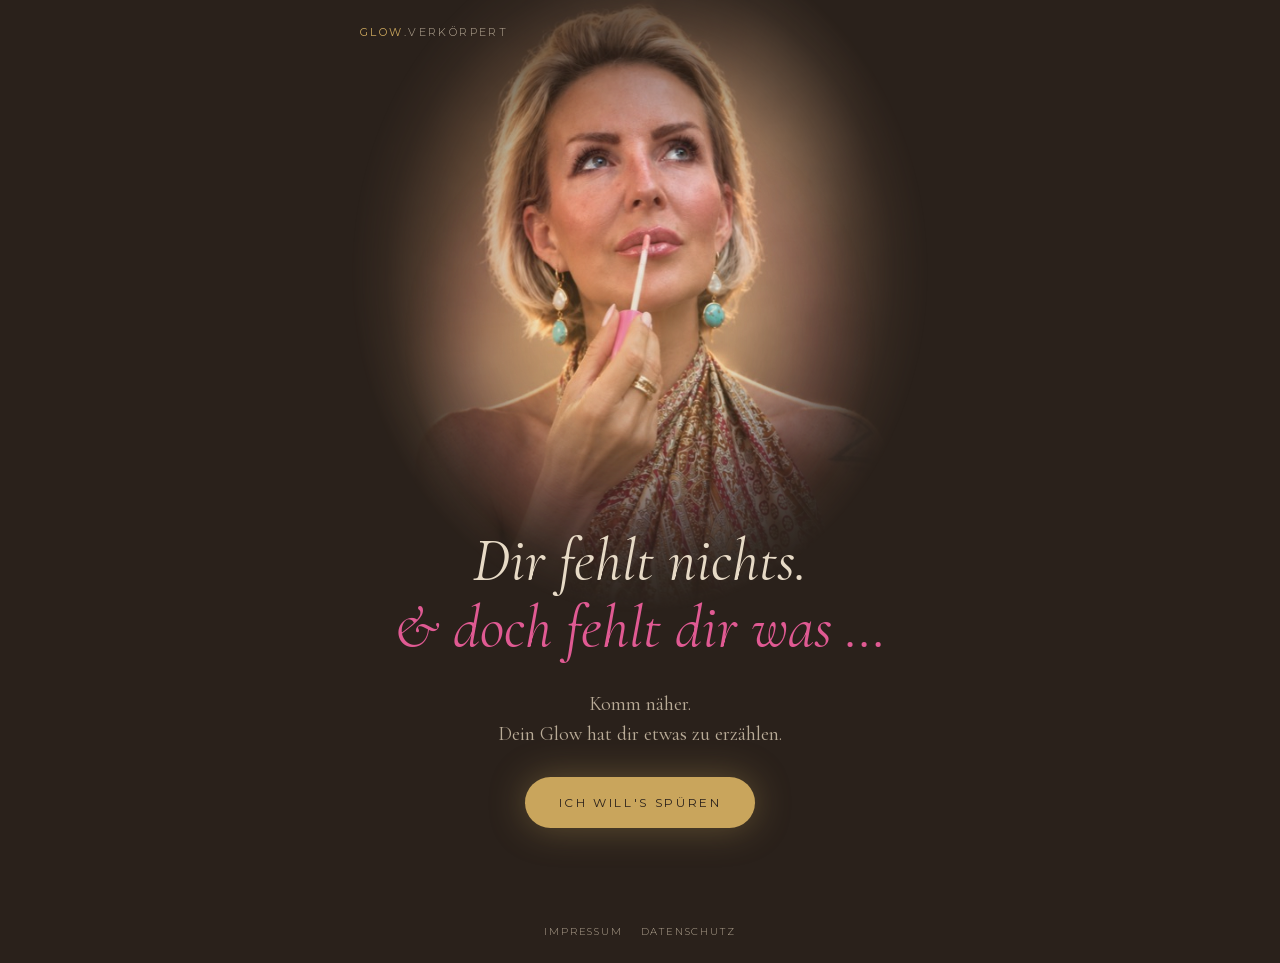
<file: index.html>
<!doctype html>
<html lang="de">
<head>
<meta charset="utf-8">
<meta name="viewport" content="width=device-width, initial-scale=1, viewport-fit=cover">
<title>Welcher Glow-Typ bist du? · GLOW.verkörpert</title>
<meta name="description" content="Dir fehlt nichts. & doch fehlt dir was … Finde in fünf Fragen heraus, wie dein Glow gerade lebt.">
<meta property="og:title" content="Welcher Glow-Typ bist du?">
<meta property="og:description" content="Komm näher. Dein Glow hat dir etwas zu erzählen.">
<meta property="og:image" content="patricia-lipgloss.jpg">
<link rel="stylesheet" href="style.css">
<style>
#s-start{justify-content:flex-end;padding-top:min(78vw,420px)}
form{display:flex;flex-direction:column;align-items:center;gap:18px;width:100%}
.feld{display:flex;flex-direction:column;gap:6px;width:100%}
.feld label{font-family:var(--sans);font-weight:300;font-size:11px;letter-spacing:.2em;text-transform:uppercase;color:var(--sand-leise)}
.feld input{border:0;background:var(--flaeche);color:var(--sand);font-family:var(--serif);font-style:italic;font-size:24px;padding:12px 20px;border-radius:999px;text-align:center}
.feld input::placeholder{color:rgba(185,171,151,.5)}
.haken{display:flex;gap:12px;align-items:flex-start;text-align:left;font-size:17px;line-height:1.4;color:var(--sand-leise);cursor:pointer}
.haken input{accent-color:var(--gold);width:18px;height:18px;margin-top:3px;flex:none}
.haken a{color:var(--sand)}
.fehler{font-family:var(--sans);font-size:12px;color:var(--beere);min-height:1em}
.versteckt{position:absolute;left:-9999px;width:1px;height:1px;overflow:hidden}
.fortschritt{display:flex;gap:6px;width:100%}
.fortschritt span{flex:1;height:3px;background:rgba(201,165,92,.25);border-radius:2px;transition:background .5s}
.fortschritt span.an{background:var(--gold)}
.antworten{display:flex;flex-direction:column;gap:12px;width:100%}
.antwort{appearance:none;cursor:pointer;border:0;background:var(--flaeche);border-radius:28px;color:var(--sand);font-family:var(--serif);font-size:21px;line-height:1.35;padding:18px 22px;box-shadow:0 8px 30px rgba(0,0,0,.18);transition:background .3s,box-shadow .3s,transform .3s}
.antwort:hover{background:rgba(201,165,92,.16);box-shadow:0 0 34px rgba(201,165,92,.22)}
.antwort.gewaehlt{background:rgba(201,165,92,.26);transform:scale(.99)}
.ergebnis{justify-content:flex-start;gap:30px}
.ergebnis .text{display:flex;flex-direction:column;gap:16px;font-size:21px}
.anrede{font-style:italic;color:var(--gold)}
.saeulen{display:flex;flex-direction:column;gap:12px;width:100%}
.saeule{display:grid;justify-items:center;gap:6px;background:rgba(231,218,198,.05);border-radius:28px;padding:22px 20px}
.saeule .etikett{font-size:10px}
.saeule p{font-size:20px;line-height:1.45}
.schluss{display:flex;flex-direction:column;gap:16px;align-items:center}
.schluss h2{font-style:italic}
.knopf.zart{background:rgba(201,165,92,.18);color:var(--sand);box-shadow:none}
.knopf.zart:hover{background:var(--gold);color:var(--espresso)}
.feld-hinweis{display:block;margin-top:6px;font-size:12px;line-height:1.4;color:var(--sand-leise);text-align:center}
.kein-spam{font-size:12px;line-height:1.6;color:var(--sand-leise);text-align:center;margin-top:4px}
</style>
</head>
<body>
<div class="hintergrund" id="hintergrund" aria-hidden="true"></div>
<div class="licht" id="licht" aria-hidden="true"></div>

<!-- Für Netlify: damit das Formular beim Hochladen erkannt wird -->

<main class="buehne">
  <div class="kopf"><span><b>GLOW</b>.VERKÖRPERT</span><span id="zaehler"></span></div>

  <section class="schritt" id="s-start">
    <h1>Dir fehlt nichts.<br><em>&amp; doch fehlt dir was …</em></h1>
    <p class="leise-text">Komm näher.<br>Dein Glow hat dir etwas zu erzählen.</p>
    <div><button class="knopf" id="los" type="button">Ich will's spüren</button></div>
  </section>

  <section class="schritt" id="s-name" hidden>
    <h2>Dein Glow hat dir geantwortet.</h2>
    <p class="leise-text">Eine persönliche Sprachnachricht von mir wartet schon auf dich.<br>Verrat mir noch kurz deinen Namen &amp; deine E-Mail, damit sich dein Raum öffnet:</p>
    <form id="formular" novalidate>
      <div class="feld"><label for="vorname">Dein Vorname</label><input id="vorname" autocomplete="given-name" placeholder="Vorname"></div>
      <div class="feld"><label for="email">Deine E-Mail-Adresse</label><input id="email" type="email" autocomplete="email" placeholder="deine@mail.de"></div>
      <p class="versteckt"><label>Nicht ausfüllen <input id="bot-field" tabindex="-1" autocomplete="off"></label></p>
      <label class="haken" for="einverstanden"><input type="checkbox" id="einverstanden">
        <span>Ja, öffne meinen Raum &amp; halte mich zu meiner Glow-Reise auf dem Laufenden (jederzeit abmeldbar · <a href="datenschutz.html" target="_blank">Datenschutz</a>).</span></label>
      <p class="fehler" id="fehler" role="alert"></p>
      <div><button class="knopf" type="submit">Meinen Raum öffnen ✨</button></div>
      <p class="kein-spam">Kein Spam.<br>Nur echte Impulse von mir für dich.</p>
    </form>
  </section>

  <section class="schritt" id="s-frage" hidden>
    <div class="fortschritt" id="fortschritt"><span></span><span></span><span></span><span></span><span></span></div>
    <h2 id="frage-text"></h2>
    <div class="antworten" id="antworten"></div>
  </section>

  <section class="schritt ergebnis" id="s-ergebnis" hidden>
    <div class="etikett">Dein Glow-Typ</div>
    <h1 id="typ-titel"></h1>
    <div class="text" id="typ-text"></div>

    <button class="hoeren" type="button" id="hoeren" hidden>
      <span class="play"><svg viewBox="0 0 24 24"><path id="play-icon" d="M6 4l14 8-14 8z"/></svg></span>
      <span><span class="titel">Eine Sprachnachricht von mir, nur für dich</span><span class="klein" id="hoeren-hinweis">Kopfhörer rein</span></span>
    </button>

    <hr class="trenner">
    <h2 id="glow-titel"></h2>
    <div class="saeulen" id="saeulen"></div>

    <div class="schluss">
      <h2>Bist du dir deines Seins bewusst?</h2>
      <p>Deine Glow-Woche wartet auf dich.<br>Sieben Tage, jeden Tag ein kleiner Moment, nur für dich.<br>Für deine Haut, deinen Körper &amp; dein Bewusstsein.</p>
      <a class="knopf" id="woche-link" href="glow-woche/leise.html">Zu deiner Glow-Woche</a>
      <hr class="trenner">
      <p>Und wenn du spürst, dass du tiefer gehen möchtest:<br>Schreib mir.<br>Ich freu mich auf dich.</p>
      <a class="knopf zart" href="https://ig.me/m/glow.mit.patricia" target="_blank" rel="noopener">Schreib mir auf Instagram</a>
      <div class="signatur">GLOW.verkörpert 💎</div>
    </div>
  </section>
</main>

<nav class="fuss"><a href="impressum.html">Impressum</a><a href="datenschutz.html">Datenschutz</a></nav>

<script>
const FRAGEN=[
  {f:"Stell dir einen Morgen vor, der nur dir gehört. Was macht ihn schön?",a:[
    ["A","Dass ich nicht sofort funktionieren muss. Einfach mal langsam."],
    ["B","Dass ich in den Spiegel schaue & mich mag, bevor der Tag losgeht."],
    ["C","Dass ich spüre, worauf ich Lust habe. & es mir auch erlaube."]]},
  {f:"Wenn deine Hände über deine Haut gleiten, was passiert da in dir?",a:[
    ["A","Muss schnell gehen. Hauptsache, es tut gut."],
    ["B","Mein Moment. Öl oder Creme auf der Haut, mein Duft, kurz nur ich."],
    ["C","Ich will verstehen, was meine Haut wirklich braucht."]]},
  {f:"Wonach ist dir gerade?",a:[
    ["A","Nach Ruhe. Nach einem Tag, der nicht an mir zieht."],
    ["B","Danach, mich wieder schön zu finden. Ohne Anlass."],
    ["C","Nach Klarheit. Zu wissen, was meins ist."]]},
  {f:"Jemand sagt dir, du siehst heute besonders schön aus. Was fühlst du?",a:[
    ["A","Freu mich kurz & bin gedanklich schon wieder woanders."],
    ["B","Ich wink ab. Ach, heute nicht."],
    ["C","Ich nehm's an. Bin dankbar. & yes, ich spür's auch."]]},
  {f:"Wo spürst du noch Sehnsucht?",a:[
    ["A","Nach Zeit, die wirklich mir gehört."],
    ["B","Danach, wieder gesehen zu werden. Von mir zuerst."],
    ["C","Nach einem Weg, der sich nach mir anfühlt."]]}
];

const TYPEN={
  A:{datei:"reserve",titel:'Dein Glow ist <span class="name">auf Reserve</span>',text:[
    "Stell dir vor, der Tag fängt mit dir an.",
    "Nicht mit der Liste. Nicht mit dem Handy. Mit dir.",
    "Und du denkst gerade: Schön wär's. Ich hab keine Zeit.",
    "Ganz ehrlich? An der Zeit liegt's nicht.",
    "Es fehlt die Erlaubnis, dass du zuerst drankommst.",
    "Alle anderen stehen längst in deinem Tag. Nur du noch nicht.",
    "Leg mal die Hand auf deinen Bauch. Atme tief rein, bis es warm wird.",
    "Zehn Sekunden. Mehr war das nicht.",
    "Du spielst die Hauptrolle in deinem Leben. Dann darfst du auch die Erste sein."],
   saeulen:[
    ["Haut","Reib deine Hände aneinander, bis du die Wärme spürst. Leg sie kurz auf dein Gesicht. Dann nimm deine Creme & lass sie ganz sanft über dein Gesicht gleiten, von innen nach außen. Schenk dir diese kleine Aufmerksamkeit. Ein, zwei Minuten, nur für dich & deine Haut. Und schon bist du im Fühlen."],
    ["Körper & Sinnlichkeit","Der erste Schluck am Morgen ist deiner. Warmes Zitronenwasser, wenn du magst mit einer Scheibe Ingwer, damit es dich von innen wärmt. Barfuß, Musik an. Bevor jemand anderes etwas von dir will."],
    ["Bewusstsein","Bevor du aufstehst, frag dich: Wie möchte ich mich heute fühlen? Mach diese Frage zu deinem Lieblingsmoment am Morgen & geh wirklich ins Fühlen."]]},
  B:{datei:"leise",titel:'Dein Glow ist <span class="name">leise</span>',text:[
    "Weißt du noch, wie das mal war?",
    "Du machst dich schön. Creme auf der Haut, dein Duft, ein Stoff, der sich gut anfühlt.",
    "Du schaust in den Spiegel & denkst dir: yes.",
    "Nicht für einen Anlass. Einfach so, weil du es dir wert bist.",
    "Das ist nicht weg. Es ist nur leise geworden.",
    "Irgendwann war immer jemand anderes dran. Das Schöne blieb im Schrank, die gute Creme war für später. Und später kam nicht.",
    "Dabei musst du gar nichts aufholen.",
    "Leg mal die Hand auf dein Schlüsselbein. Lass sie liegen. Spürst du, wie warm das wird?",
    "Da ist sie. Die Frau, die du meinst.",
    "Und sie hat Lust auf sich."],
   saeulen:[
    ["Haut","Deine Creme wartet nicht auf später. Sie wartet auf jetzt."],
    ["Körper & Sinnlichkeit","Zieh dir etwas an, in dem du dich richtig gut fühlst. Leg deinen Duft auf, auch wenn du heute nichts vorhast. Only for you. Weil du es dir wert bist."],
    ["Bewusstsein","Schließ deine Augen & frag dich: Wer möchte ich heute sein? Was möchte ich heute verkörpern?"]]},
  C:{datei:"wach",titel:'Dein Glow ist <span class="name">wach</span>',text:[
    "Du spürst es längst. Da ist noch mehr in dir.",
    "Deshalb schaust du hin. Liest, probierst, hörst zu. Dieses Serum, jene Routine, die Übung, von der gerade alle reden.",
    "Und dann stehst du vor tausend Möglichkeiten & weißt nicht, welche davon deine ist. Manchmal traust du dich auch einfach nicht.",
    "Da draußen reden alle gleichzeitig. Kein Wunder, dass deine eigene Stimme dabei leiser wird.",
    "Leg mal beide Hände auf dein Gesicht. Warm, ruhig, einfach halten. Atme einmal.",
    "So still ist es da drin. & so klar.",
    "Du musst nicht weitersuchen. Du darfst wählen.",
    "Der perfekte Moment ist, wenn du dir selbst die Erlaubnis gibst."],
   saeulen:[
    ["Haut","Wenige, aber richtig gute Produkte, die deiner Haut guttun. Und wenn du noch nicht weißt, was deine Haut wirklich braucht: Let's talk about it."],
    ["Körper & Sinnlichkeit","Musik an, Hüften kreisen lassen. Zwei Minuten, ohne Spiegel, ohne Plan. Dein Körper weiß, was er will."],
    ["Bewusstsein","Was davon ist wirklich meins? Leg die Hand auf dein Herz, wenn du heute etwas entscheidest. Dein Körper antwortet schneller als dein Kopf. Ein Ja fühlt sich weit an, ein Nein eng."]]}
};

const $=id=>document.getElementById(id);
let antworten=[],nr=0,vorname="",email="",audio=null;

function merken(k,v){try{localStorage.setItem(k,v)}catch(e){}}
function zeilen(el,txt){
  el.textContent="";
  txt.split(/(?<=[.?!…])\s+|\n/).forEach((z,i)=>{if(i)el.appendChild(document.createElement("br"));el.appendChild(document.createTextNode(z))});
}
function zeige(id){
  document.querySelectorAll(".schritt").forEach(s=>s.hidden=s.id!==id);
  $("hintergrund").classList.toggle("leise",id!=="s-start");
  window.scrollTo(0,0);
}
function glow(stufe){$("licht").style.setProperty("--glow",stufe)}

function frage(){
  const q=FRAGEN[nr];
  $("zaehler").textContent=`Frage ${nr+1} von 5`;
  $("frage-text").textContent=q.f;
  document.querySelectorAll("#fortschritt span").forEach((s,i)=>s.classList.toggle("an",i<=nr));
  const box=$("antworten");box.innerHTML="";
  q.a.forEach(([typ,txt])=>{
    const b=document.createElement("button");
    b.className="antwort";b.type="button";b.textContent=txt;
    b.onclick=()=>{
      b.classList.add("gewaehlt");antworten[nr]=typ;
      setTimeout(()=>{nr++;glow(.55+nr*.11);nr<5?frage():namensSchritt()},380);
    };
    box.appendChild(b);
  });
  zeige("s-frage");
}

function auswerten(){
  const z={A:0,B:0,C:0};antworten.forEach(t=>z[t]++);
  const max=Math.max(z.A,z.B,z.C);
  const oben=Object.keys(z).filter(k=>z[k]===max);
  if(oben.length===1)return oben[0];
  for(let i=antworten.length-1;i>=0;i--)if(oben.includes(antworten[i]))return antworten[i];
  return oben[0];
}

function senden(typ){
  // Brevo: Kontakt in Liste "Glow-Quiz" (Double-Opt-in), Attribut GLOWTYP steuert die Mail-Automatisierung
  if($("bot-field").value)return;
  const brevo=new URLSearchParams({
    EMAIL:email,VORNAME:vorname,
    GLOWTYP:{A:"Reserve",B:"Leise",C:"Wach"}[typ],
    email_address_check:"",locale:"de",html_type:"simple"
  });
  fetch(BREVO_URL,{method:"POST",mode:"no-cors",headers:{"Content-Type":"application/x-www-form-urlencoded"},body:brevo.toString()}).catch(()=>{});
}
const BREVO_URL="https://e0778a51.sibforms.com/serve/[base64]";

function ergebnis(typ){
  const t=TYPEN[typ];
  senden(typ);
  merken("glow_name",vorname);merken("glow_typ",t.datei);
  glow(1.15);
  $("zaehler").textContent="Dein Ergebnis";
  $("typ-titel").innerHTML=t.titel;
  const text=$("typ-text");text.innerHTML="";
  const a=document.createElement("p");a.className="anrede";a.textContent=`Liebe ${vorname},`;text.appendChild(a);
  t.text.forEach(s=>{const p=document.createElement("p");zeilen(p,s);text.appendChild(p)});
  $("glow-titel").innerHTML="Let's glow, <em></em>";
  $("glow-titel").querySelector("em").textContent=vorname+".";
  const sb=$("saeulen");sb.innerHTML="";
  t.saeulen.forEach(([k,v])=>{
    const d=document.createElement("div");d.className="saeule";
    d.innerHTML='<div class="etikett"></div><p></p>';
    d.querySelector(".etikett").textContent=k;zeilen(d.querySelector("p"),v);
    sb.appendChild(d);
  });
  $("woche-link").href=`glow-woche/${t.datei}.html`;
  // Sprachnachricht nur zeigen, wenn die Aufnahme schon hochgeladen ist
  audio=new Audio(`audio/${t.datei}.m4a`);
  audio.addEventListener("canplay",()=>{$("hoeren").hidden=false},{once:true});
  audio.addEventListener("ended",()=>$("play-icon").setAttribute("d","M6 4l14 8-14 8z"));
  audio.load();
  zeige("s-ergebnis");
}

$("hoeren").onclick=()=>{
  if(!audio)return;
  if(audio.paused){audio.play();$("play-icon").setAttribute("d","M6 4h4v16H6zM14 4h4v16h-4z")}
  else{audio.pause();$("play-icon").setAttribute("d","M6 4l14 8-14 8z")}
};

function namensSchritt(){$("zaehler").textContent="Fast da";zeige("s-name");setTimeout(()=>$("vorname").focus(),300)}
$("los").onclick=()=>{glow(.6);nr=0;antworten=[];frage()};

$("formular").addEventListener("submit",e=>{
  e.preventDefault();
  const n=$("vorname").value.trim(),m=$("email").value.trim();
  if(!n){$("fehler").textContent="Wie darf ich dich nennen?";return}
  if(!/^\S+@\S+\.\S+$/.test(m)){$("fehler").textContent="Schau nochmal auf deine E-Mail-Adresse.";return}
  if(!$("einverstanden").checked){$("fehler").textContent="Setz kurz das Häkchen, damit sich dein Raum öffnet.";return}
  $("fehler").textContent="";vorname=n;email=m;ergebnis(auswerten());
});
</script>
</body>
</html>
</file>
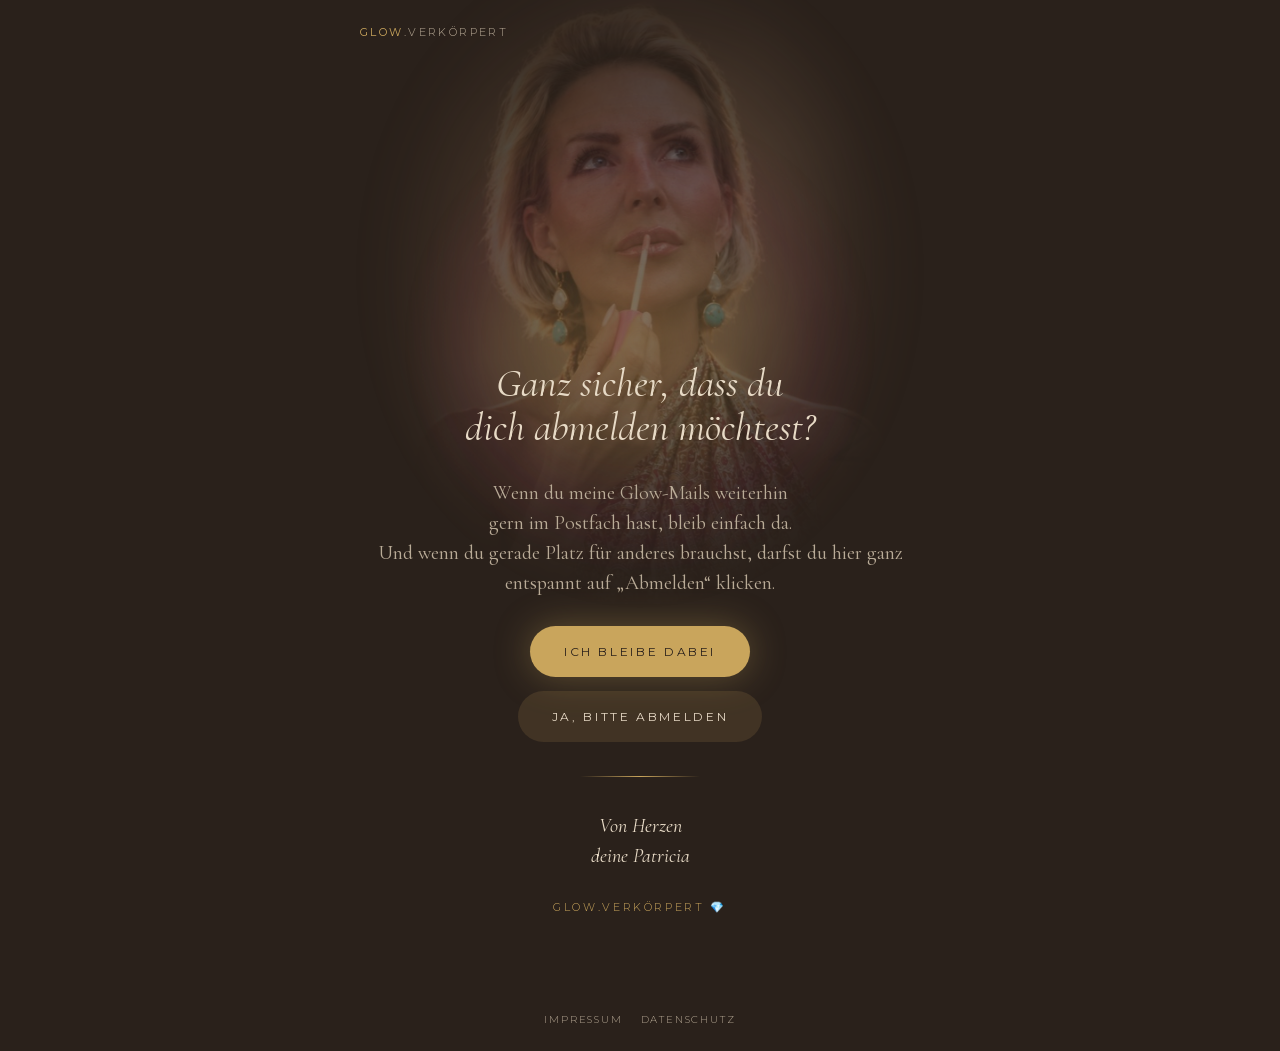
<file: abmelden.html>
<!doctype html>
<html lang="de">
<head>
<meta charset="utf-8">
<meta name="viewport" content="width=device-width, initial-scale=1, viewport-fit=cover">
<title>Abmelden · GLOW.verkörpert</title>
<meta name="robots" content="noindex">
<link rel="stylesheet" href="style.css">
<style>
.schritt{justify-content:flex-start;padding-top:min(62vw,320px)}
.knoepfe{display:flex;flex-direction:column;align-items:center;gap:14px}
.knopf.zart{background:rgba(201,165,92,.14);color:var(--sand);box-shadow:none}
.knopf.zart:hover{background:rgba(201,165,92,.3)}
</style>
</head>
<body>
<div class="hintergrund leise" aria-hidden="true"></div>
<div class="licht" aria-hidden="true"></div>
<main class="buehne">
  <div class="kopf"><span><b>GLOW</b>.VERKÖRPERT</span><span></span></div>

  <!-- Schritt 1: Nachfrage -->
  <section class="schritt" id="frage">
    <h2>Ganz sicher, dass du dich abmelden möchtest?</h2>
    <p class="leise-text">Wenn du meine Glow-Mails weiterhin gern im Postfach hast, bleib einfach da.<br>Und wenn du gerade Platz für anderes brauchst, darfst du hier ganz entspannt auf „Abmelden“ klicken.</p>
    <div class="knoepfe">
      <button class="knopf" type="button" id="bleiben">Ich bleibe dabei</button>
      <button class="knopf zart" type="button" id="abmelden">Ja, bitte abmelden</button>
    </div>
    <hr class="trenner">
    <p style="font-style:italic">Von Herzen<br>deine Patricia</p>
    <div class="signatur">GLOW.verkörpert 💎</div>
  </section>

  <!-- Schritt 2a: geblieben -->
  <section class="schritt" id="geblieben" hidden>
    <h2>Wie schön<span class="n"></span>.</h2>
    <p class="leise-text">Du bleibst dabei.<br>Ich freu mich auf alles, was wir noch zusammen entdecken.</p>
    <hr class="trenner">
    <p style="font-style:italic">Von Herzen<br>deine Patricia</p>
    <div class="signatur">GLOW.verkörpert 💎</div>
  </section>

  <!-- Schritt 2b: abgemeldet -->
  <section class="schritt" id="fertig" hidden>
    <h2>Alles gut<span class="n"></span>.<br>Du bist abgemeldet.</h2>
    <p class="leise-text">Danke, dass du ein Stück des Weges mit mir gegangen bist.<br>Wenn du magst, findest du mich weiter auf Instagram.</p>
    <div><a class="knopf" href="https://www.instagram.com/glow.mit.patricia/" target="_blank" rel="noopener">@glow.mit.patricia</a></div>
    <hr class="trenner">
    <p style="font-style:italic">Von Herzen<br>deine Patricia</p>
    <div class="signatur">GLOW.verkörpert 💎</div>
  </section>

  <!-- Fallback: kein Abmelde-Link vorhanden -->
  <section class="schritt" id="ohne" hidden>
    <h2>Fast geschafft.</h2>
    <p class="leise-text">Antworte einfach kurz auf eine meiner Mails mit „Abmelden“.<br>Dann nehme ich dich persönlich raus.</p>
  </section>
</main>
<nav class="fuss"><a href="impressum.html">Impressum</a><a href="datenschutz.html">Datenschutz</a></nav>
<script>
// Der persönliche Brevo-Abmeldelink kommt aus der Mail hinter dem #
const ziel=decodeURIComponent(location.hash.slice(1));
const $=id=>document.getElementById(id);
try{const n=localStorage.getItem("glow_name");if(n)document.querySelectorAll(".n").forEach(e=>e.textContent=", "+n)}catch(e){}
const zeige=id=>{["frage","geblieben","fertig","ohne"].forEach(s=>$(s).hidden=s!==id);window.scrollTo(0,0)};
$("bleiben").onclick=()=>zeige("geblieben");
$("abmelden").onclick=async()=>{
  if(!/^https:\/\/[^ ]+$/.test(ziel)){zeige("ohne");return}
  // Abmeldung zuverlässig über Brevo selbst (Hintergrund-Aufruf greift nicht)
  location.href=ziel;
};
</script>
</body>
</html>
</file>
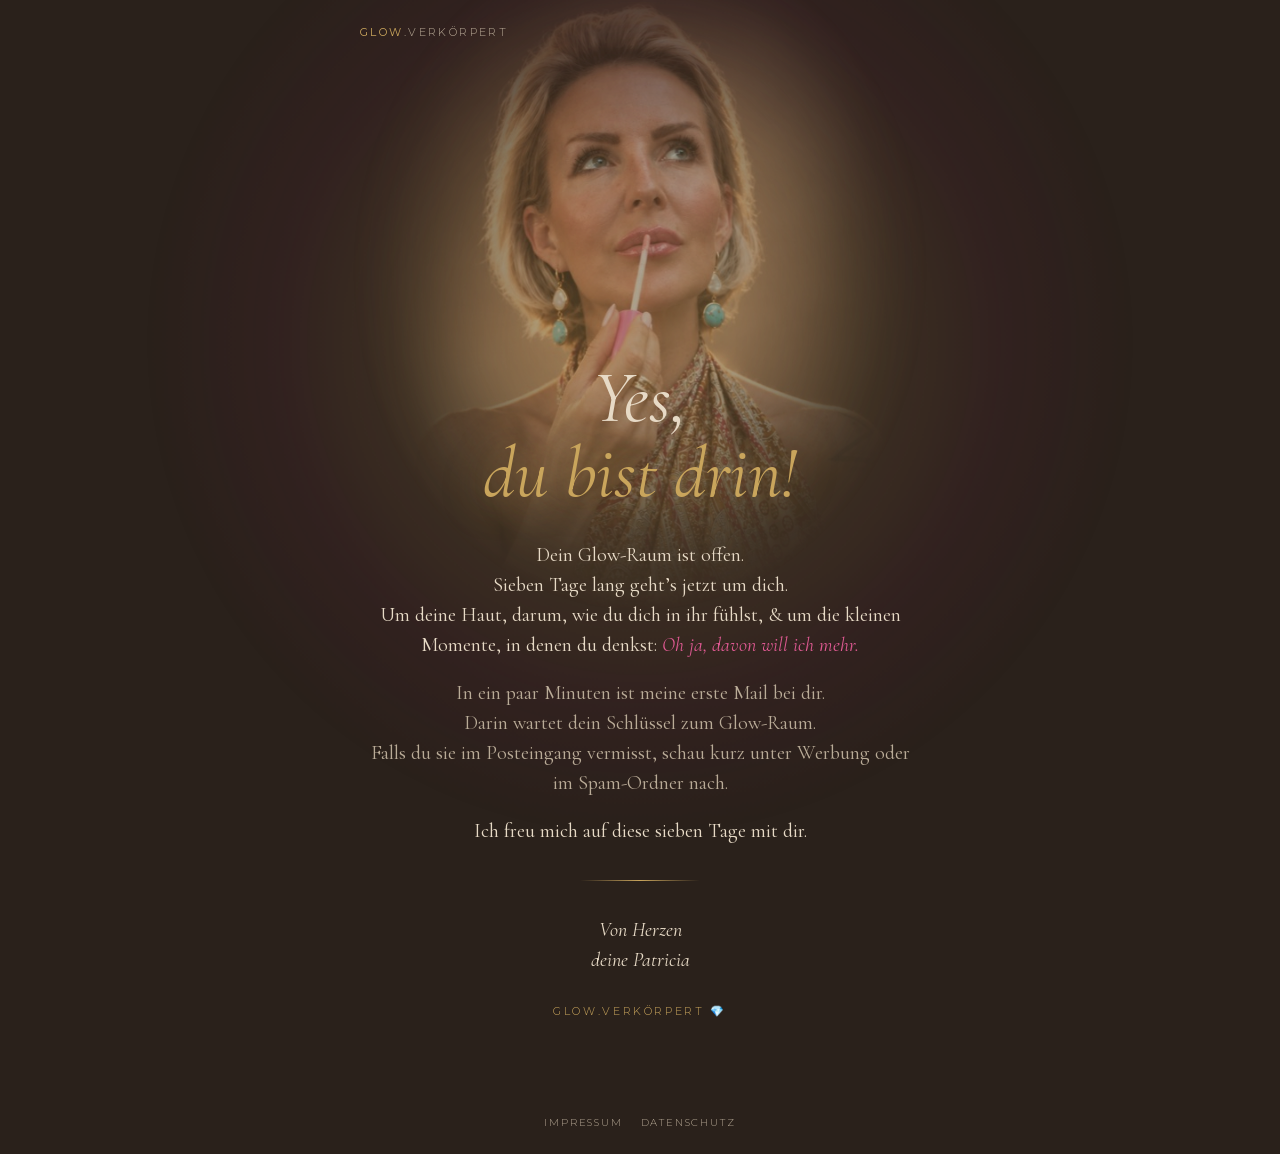
<file: bestaetigt.html>
<!doctype html>
<html lang="de">
<head>
<meta charset="utf-8">
<meta name="viewport" content="width=device-width, initial-scale=1, viewport-fit=cover">
<title>Du bist drin · GLOW.verkörpert</title>
<meta name="robots" content="noindex">
<link rel="stylesheet" href="style.css">
<style>
.yes{font-size:clamp(46px,12vw,72px);line-height:1.05}
.yes .wer{display:block;color:var(--gold);text-shadow:0 0 40px rgba(201,165,92,.55)}
.funkeln{position:fixed;inset:0;z-index:0;pointer-events:none;overflow:hidden}
.funkeln i{position:absolute;width:4px;height:4px;border-radius:50%;background:var(--gold);box-shadow:0 0 12px 3px rgba(201,165,92,.7);opacity:0;animation:funkeln 3.2s ease-in-out infinite}
@keyframes funkeln{0%,100%{opacity:0;transform:scale(.4)}50%{opacity:.95;transform:scale(1)}}
@media (prefers-reduced-motion:reduce){.funkeln{display:none}}
.text p+p{margin-top:18px}
.hintergrund{opacity:.6}
.schritt{justify-content:flex-start;padding-top:min(62vw,320px)}
</style>
</head>
<body>
<div class="hintergrund" aria-hidden="true"></div>
<div class="licht" aria-hidden="true" style="--glow:1.15"></div>
<div class="funkeln" id="funkeln" aria-hidden="true"></div>
<main class="buehne">
  <div class="kopf"><span><b>GLOW</b>.VERKÖRPERT</span><span></span></div>
  <section class="schritt">
    <h1 class="yes">Yes<span id="name"></span>,<span class="wer">du bist drin!</span></h1>
    <div class="text">
      <p>Dein Glow-Raum ist offen.<br>Sieben Tage lang geht’s jetzt um dich.<br>Um deine Haut, darum, wie du dich in ihr fühlst, &amp; um die kleinen Momente, in denen du denkst: <em>Oh ja, davon will ich mehr.</em></p>
      <p class="leise-text">In ein paar Minuten ist meine erste Mail bei dir.<br>Darin wartet dein Schlüssel zum Glow-Raum.<br>Falls du sie im Posteingang vermisst, schau kurz unter Werbung oder im Spam-Ordner nach.</p>
      <p>Ich freu mich auf diese sieben Tage mit dir.</p>
    </div>
    <hr class="trenner">
    <p style="font-style:italic">Von Herzen<br>deine Patricia</p>
    <div class="signatur">GLOW.verkörpert 💎</div>
  </section>
</main>
<nav class="fuss"><a href="impressum.html">Impressum</a><a href="datenschutz.html">Datenschutz</a></nav>
<script>
try{const n=localStorage.getItem("glow_name");if(n)document.getElementById("name").textContent=", "+n}catch(e){}
const f=document.getElementById("funkeln");
for(let i=0;i<22;i++){const s=document.createElement("i");s.style.left=(5+Math.random()*90)+"%";s.style.top=(5+Math.random()*80)+"%";s.style.animationDelay=(Math.random()*3.2)+"s";f.appendChild(s)}
</script>
</body>
</html>
</file>
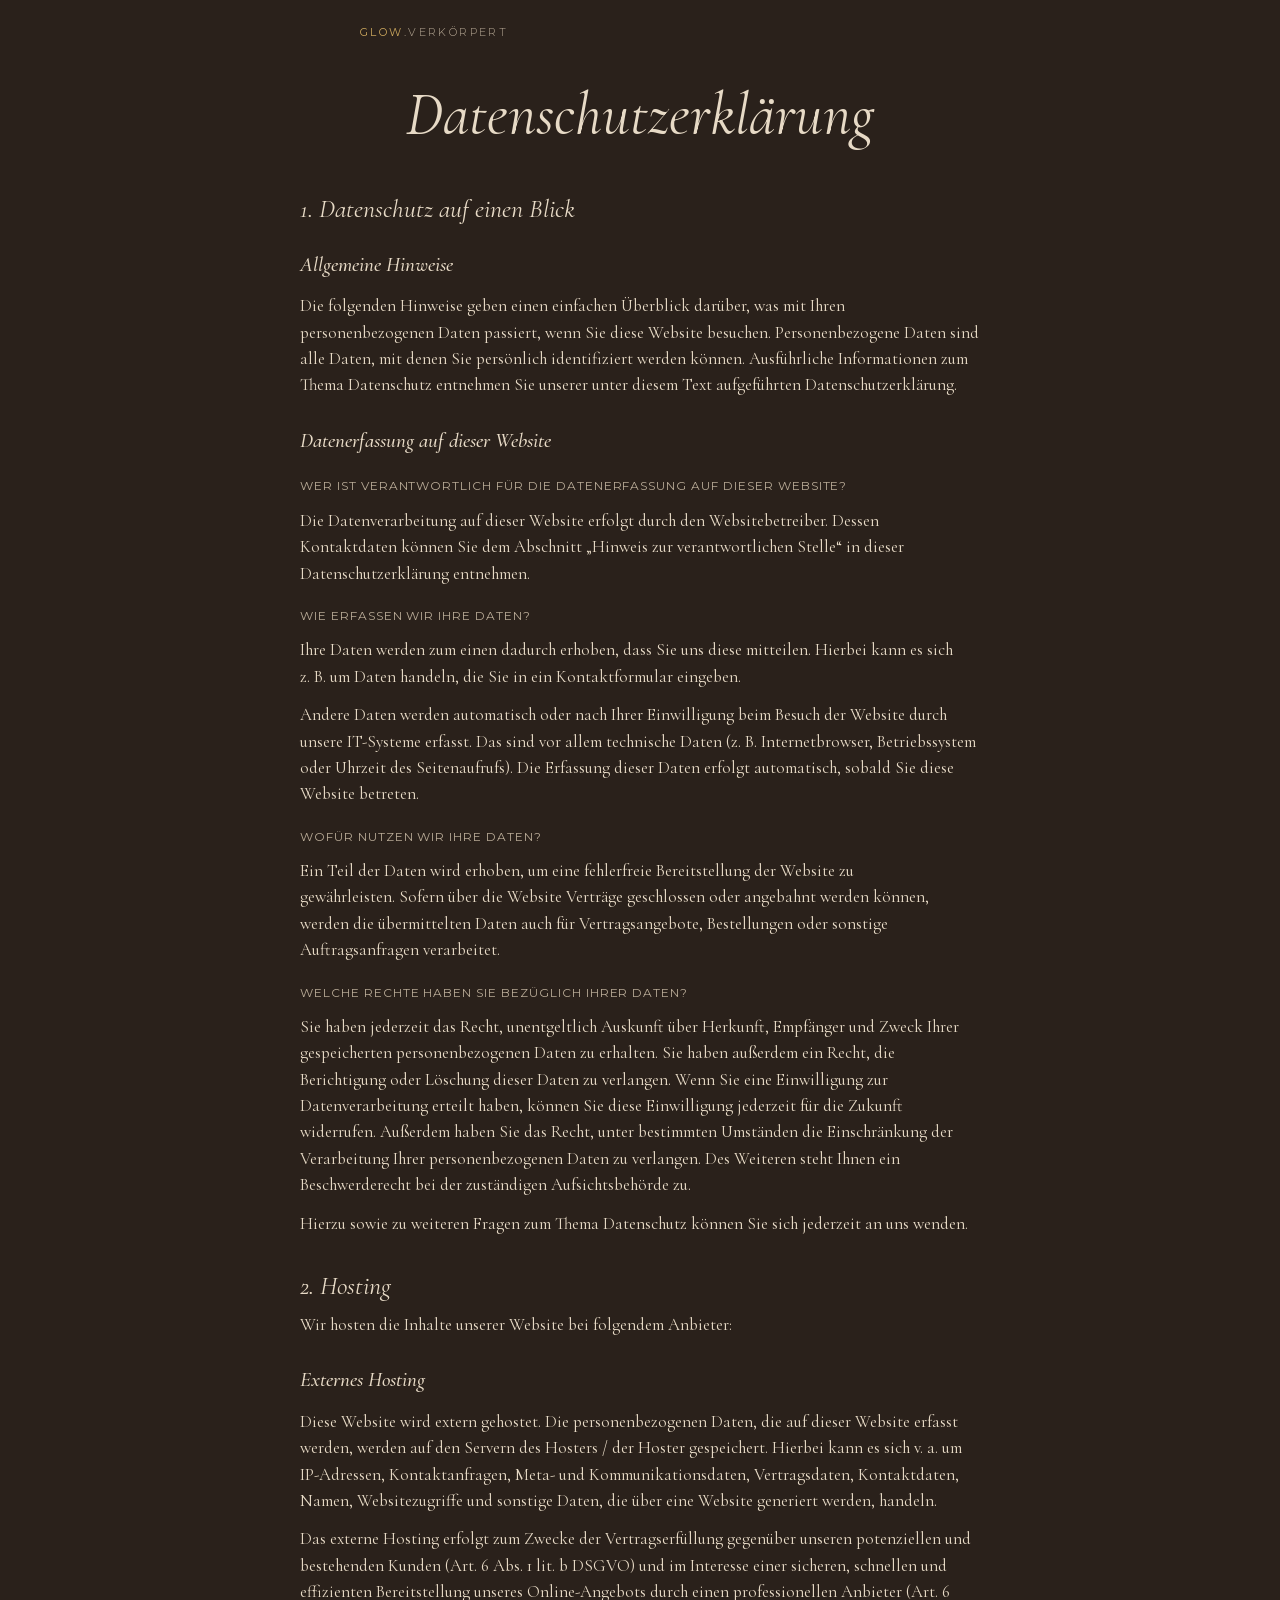
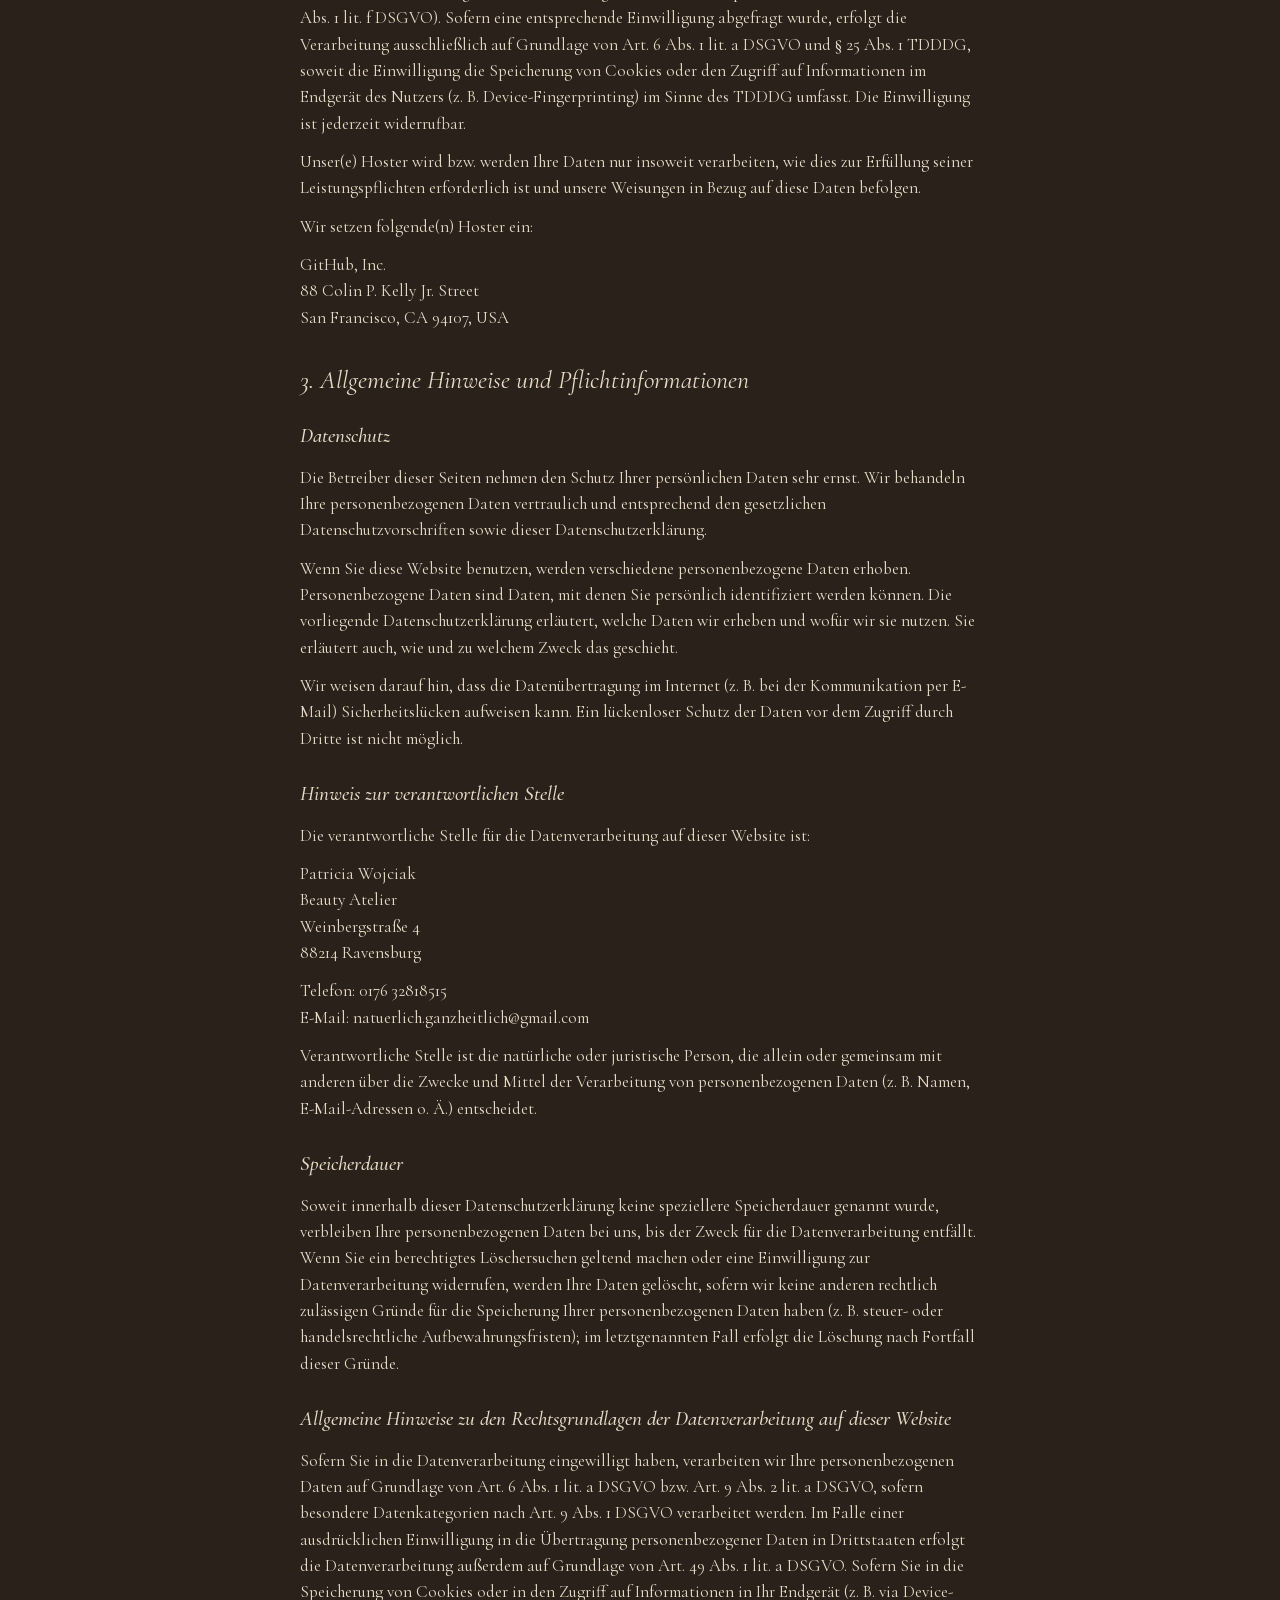
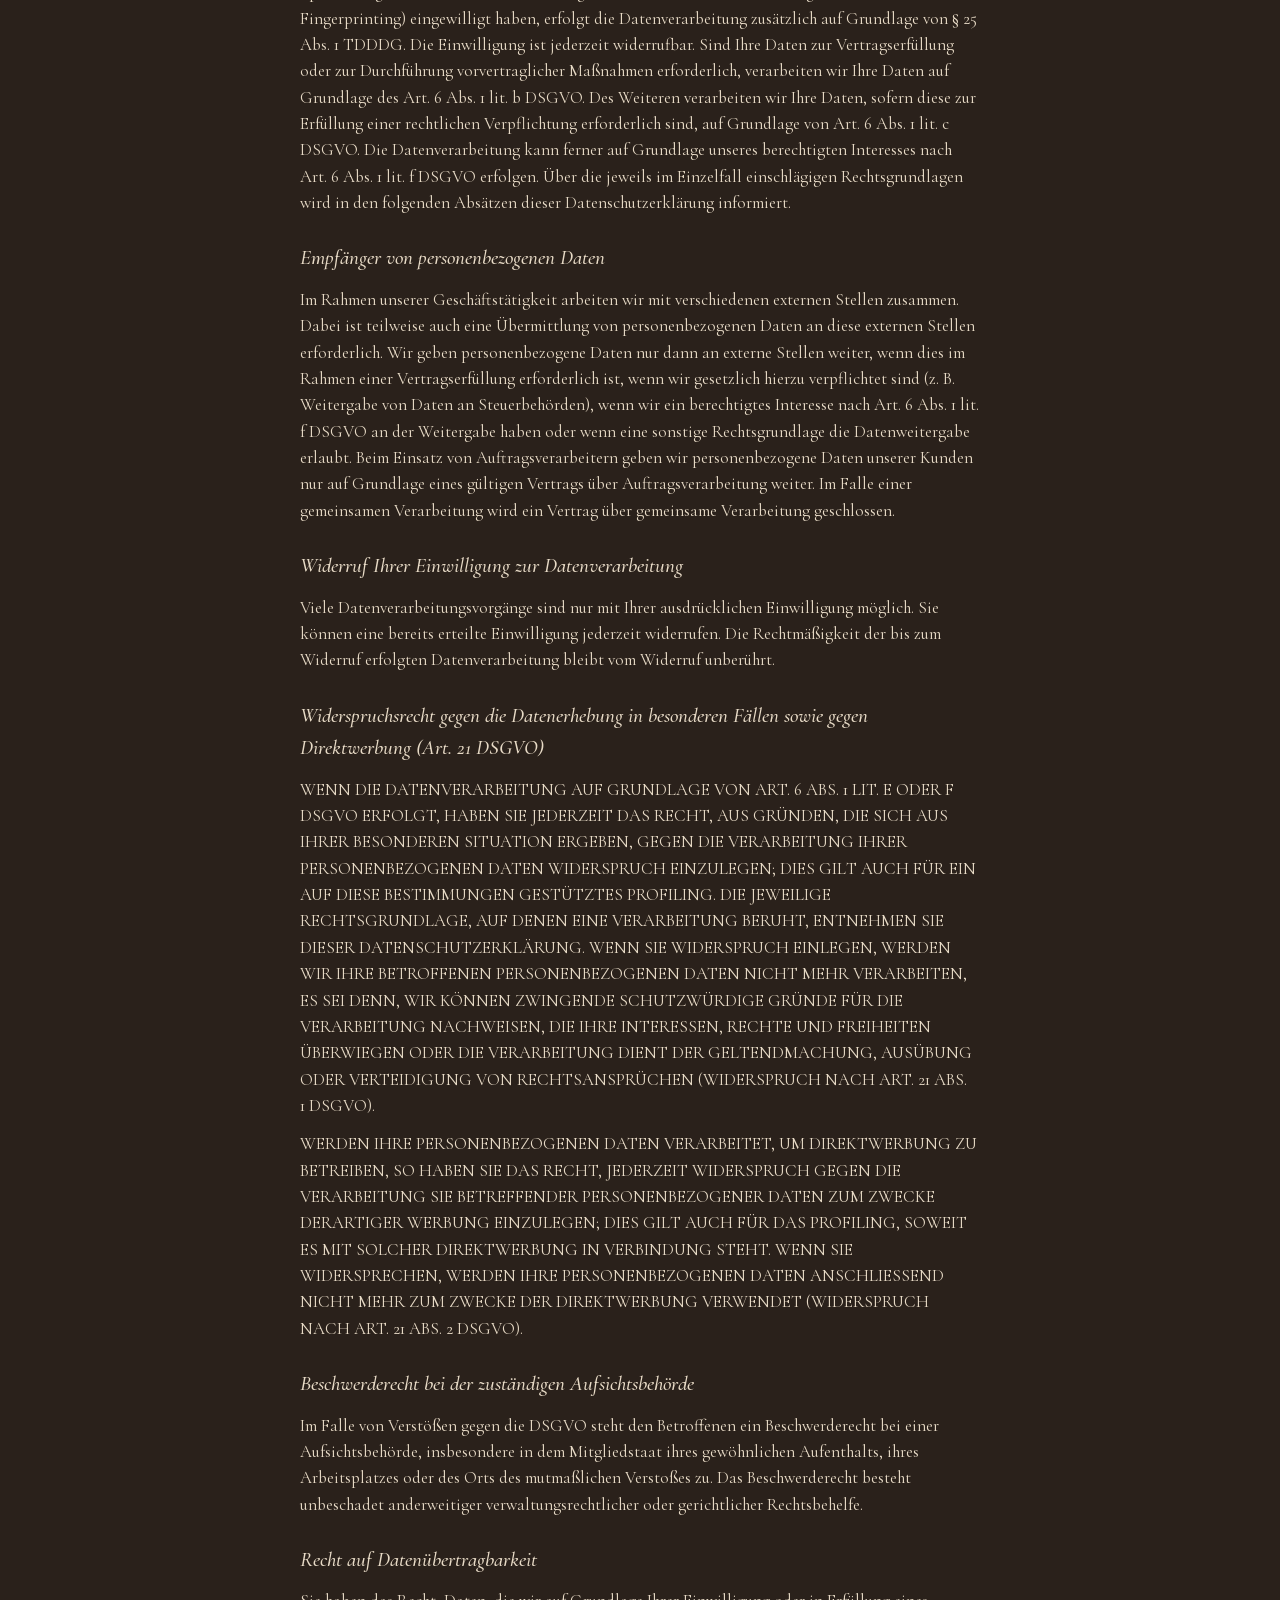
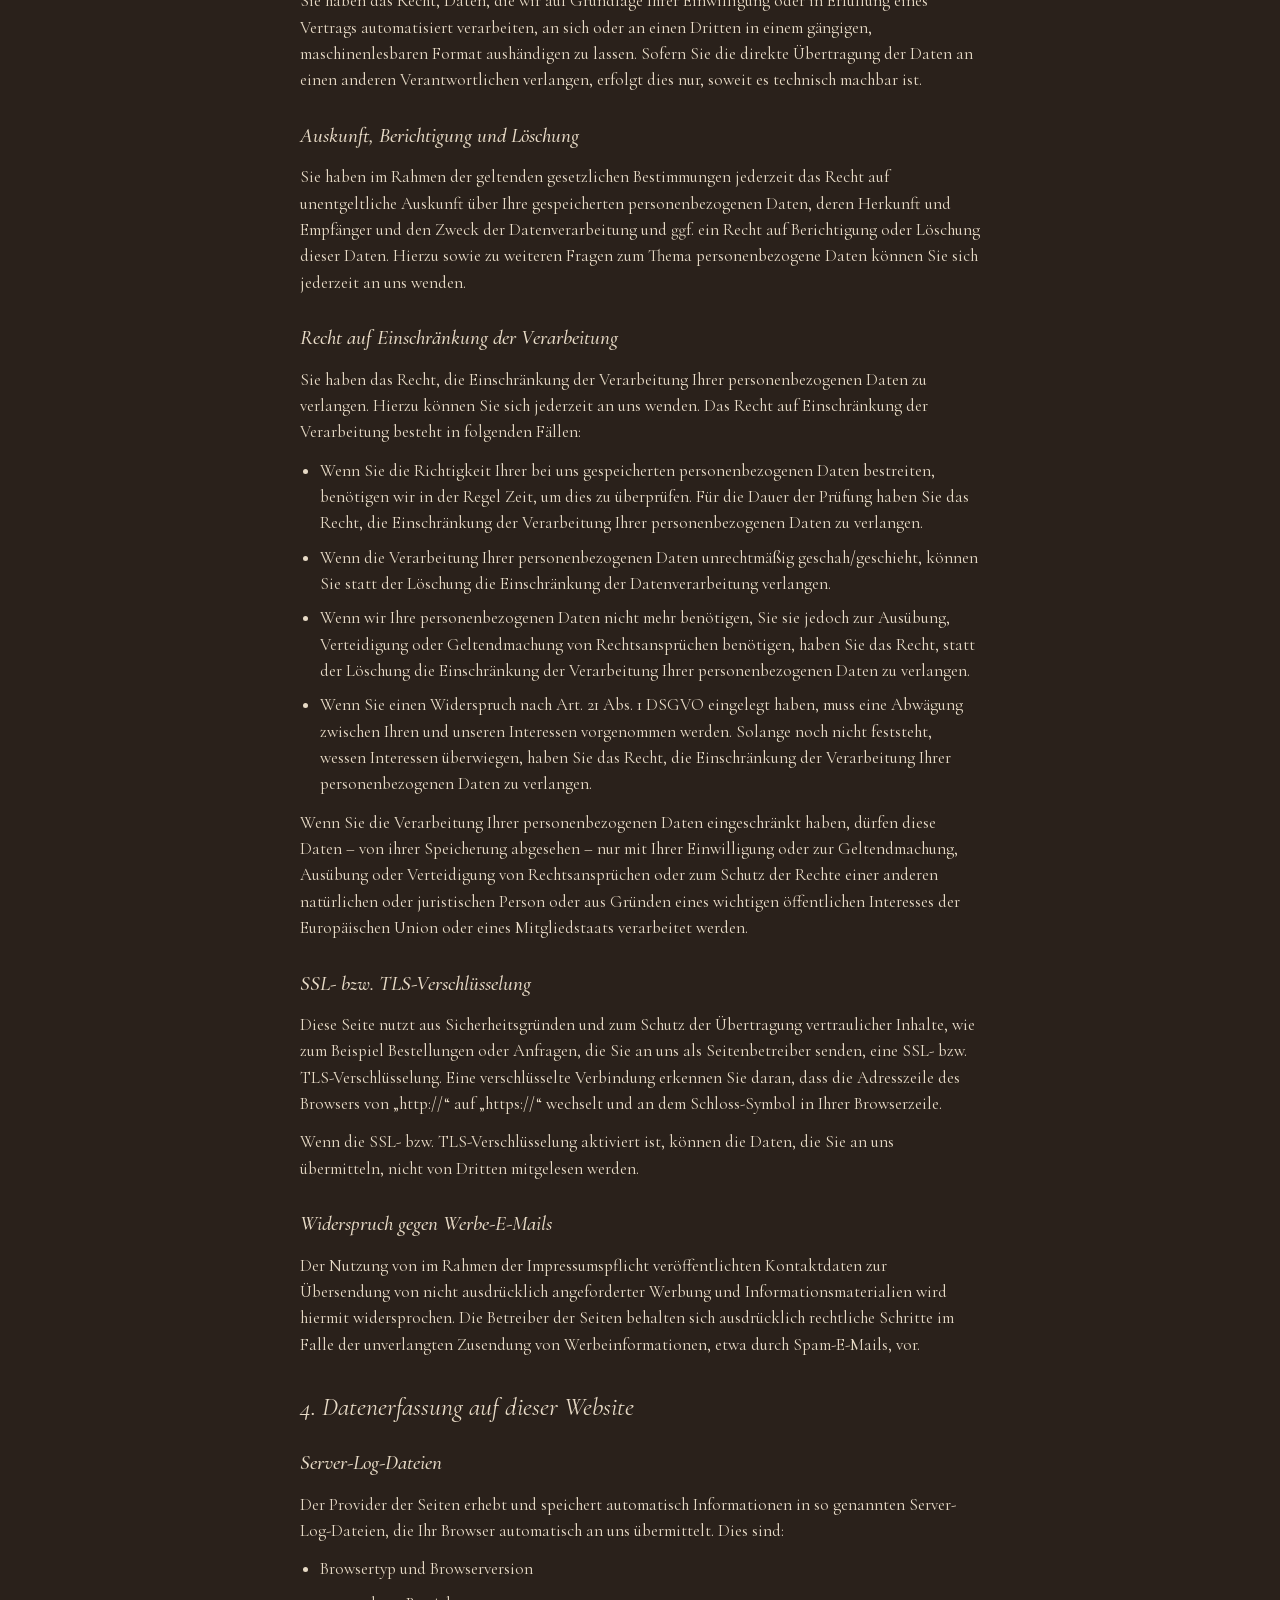
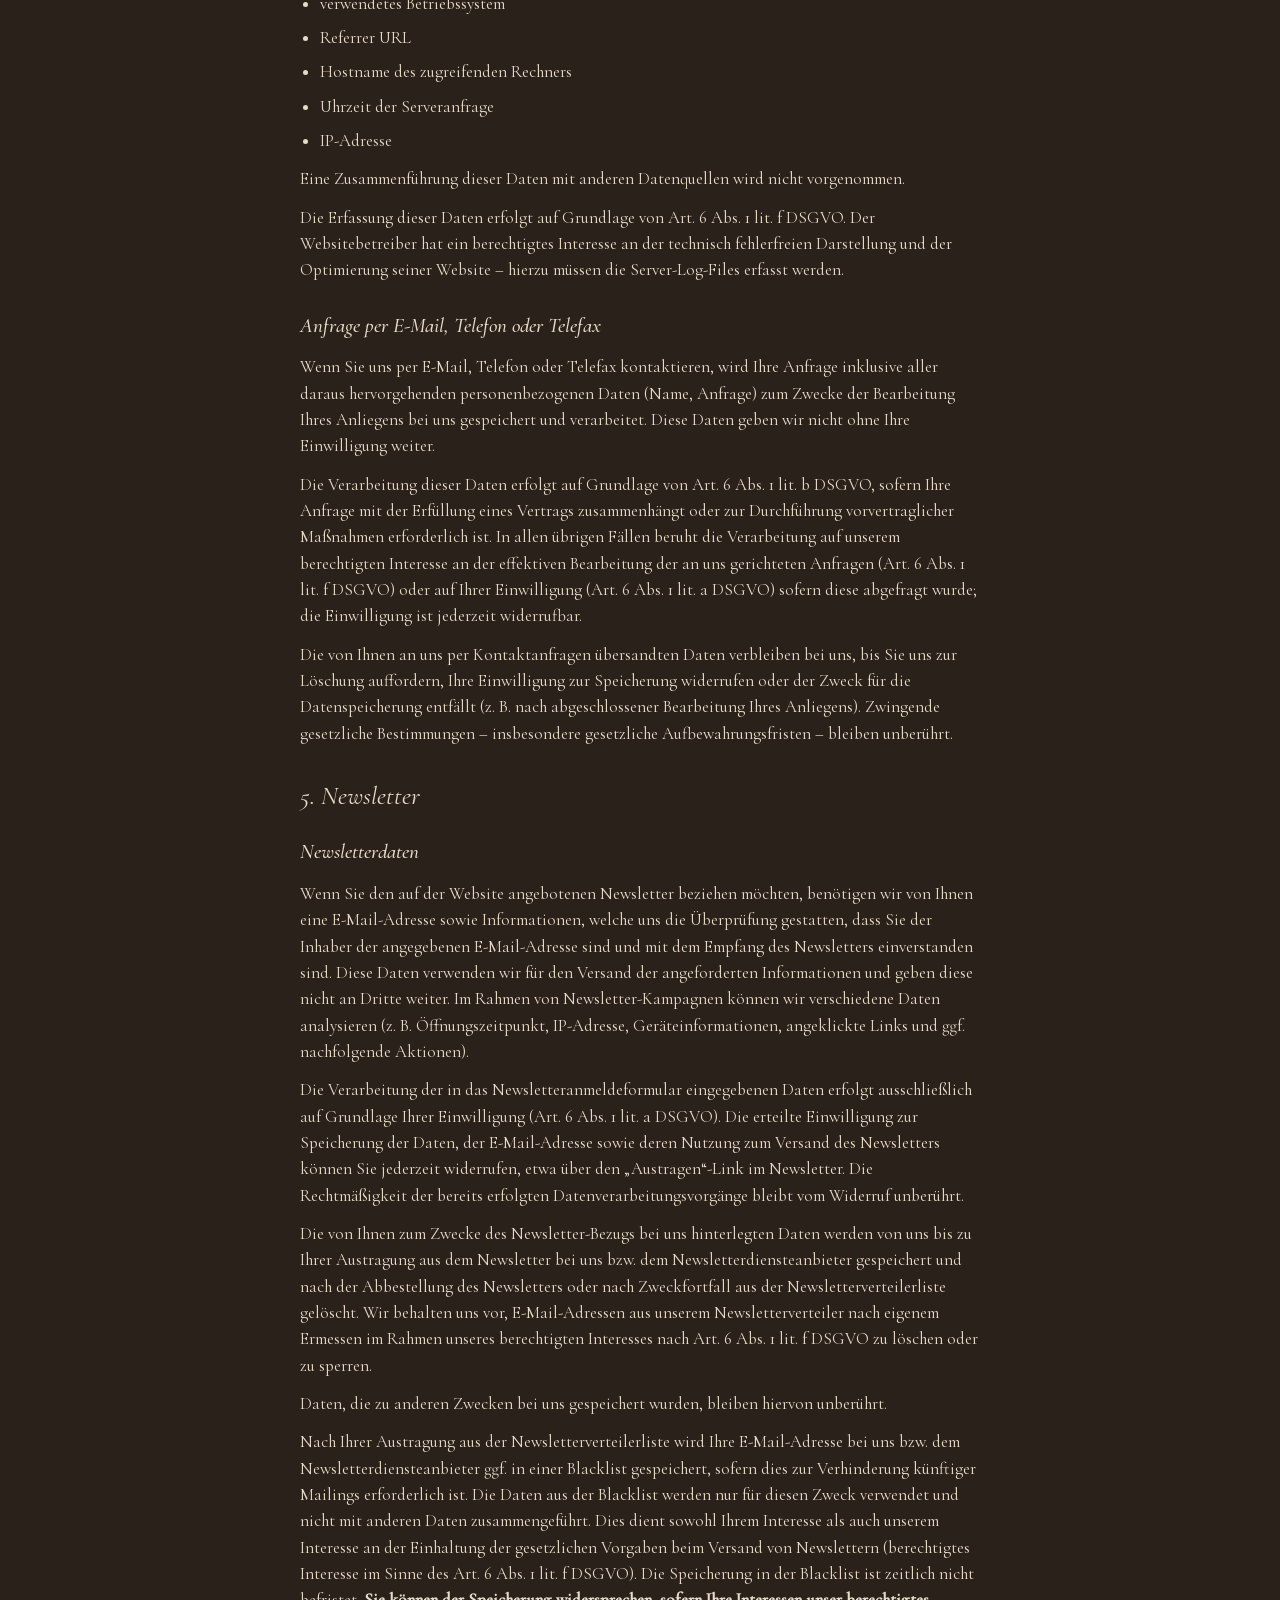
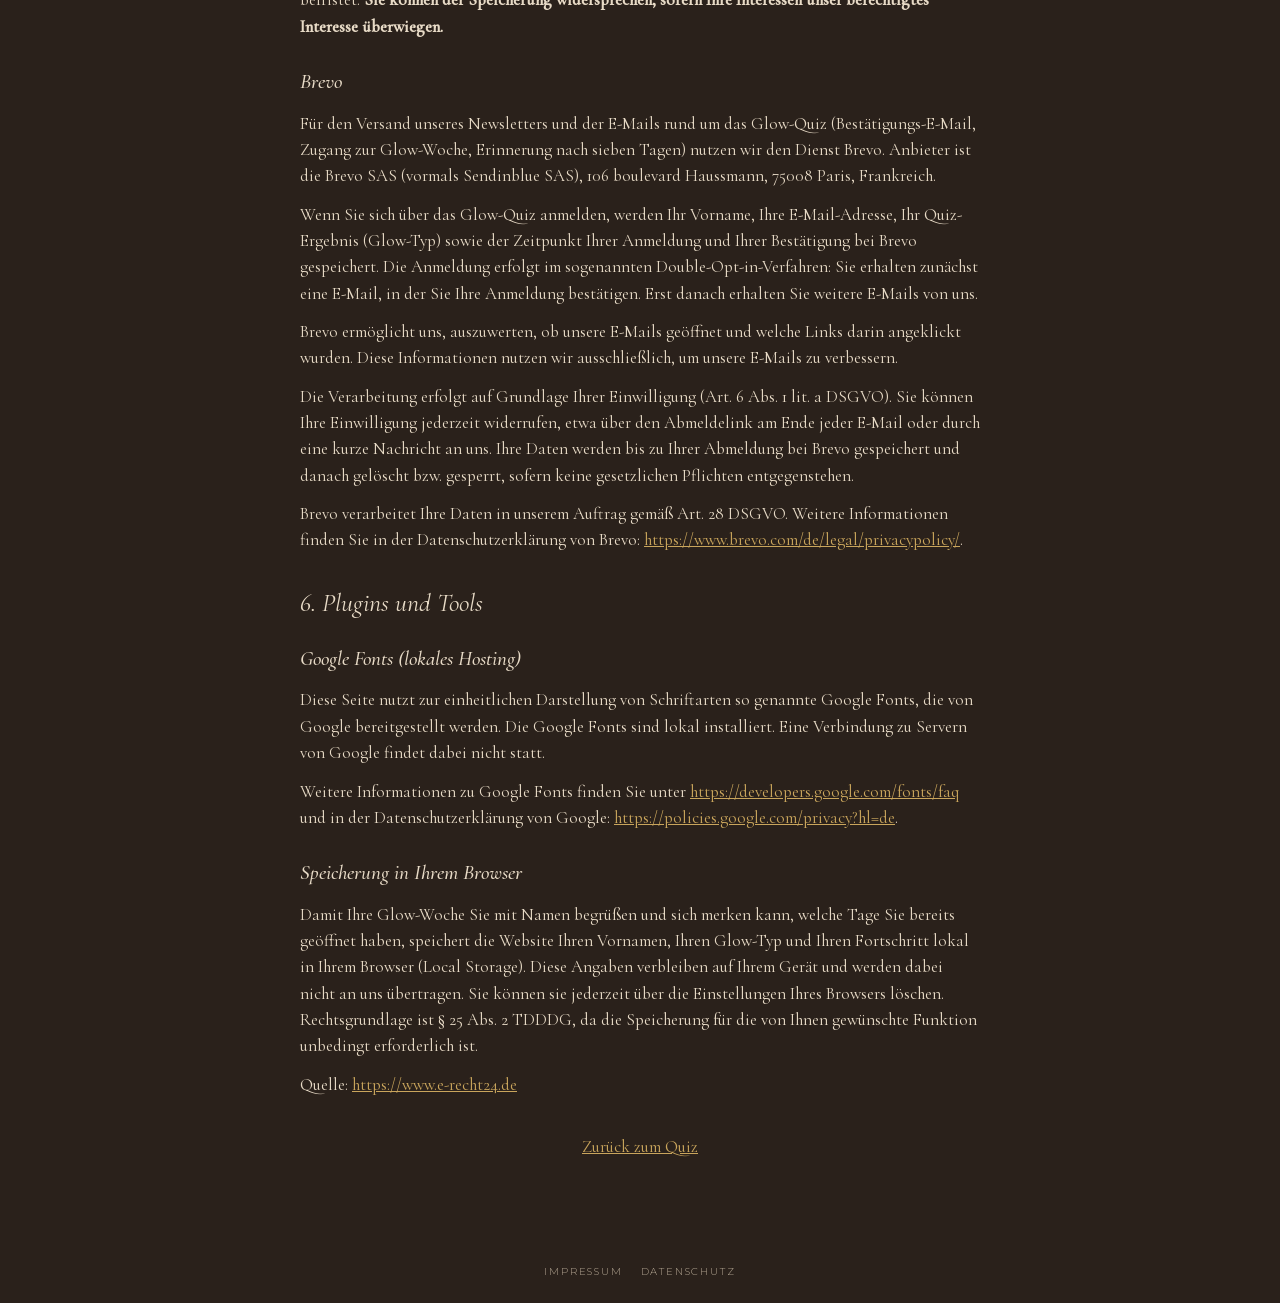
<file: datenschutz.html>
<!doctype html>
<html lang="de">
<head>
<meta charset="utf-8">
<meta name="viewport" content="width=device-width, initial-scale=1, viewport-fit=cover">
<title>Datenschutz · GLOW.verkörpert</title>
<link rel="stylesheet" href="style.css">
<style>
.recht{position:relative;z-index:1;width:100%;max-width:680px;text-align:left;display:flex;flex-direction:column;gap:12px;padding-block:40px;font-size:17px;line-height:1.55}
.recht h1{text-align:center;margin-bottom:12px;hyphens:auto}
.recht h2{font-size:26px;margin-top:22px}
.recht h3{font-size:21px;font-style:italic;font-weight:500;margin:14px 0 0}
.recht h4{font-family:var(--sans);font-weight:400;font-size:12px;letter-spacing:.08em;text-transform:uppercase;color:var(--sand-leise);margin:8px 0 0}
.recht p,.recht li{text-wrap:pretty}
.recht ul{margin:0;padding-left:1.2em;display:flex;flex-direction:column;gap:8px}
.recht a{color:var(--gold)}
.zurueck{text-align:center;margin-top:24px}
</style>
</head>
<body>
<main class="buehne">
  <div class="kopf"><span><b>GLOW</b>.VERKÖRPERT</span><span></span></div>
  <article class="recht">
<h1>Datenschutz&shy;erklärung</h1>
<h2>1. Datenschutz auf einen Blick</h2>
<h3>Allgemeine Hinweise</h3> <p>Die folgenden Hinweise geben einen einfachen Überblick darüber, was mit Ihren personenbezogenen Daten passiert, wenn Sie diese Website besuchen. Personenbezogene Daten sind alle Daten, mit denen Sie persönlich identifiziert werden können. Ausführliche Informationen zum Thema Datenschutz entnehmen Sie unserer unter diesem Text aufgeführten Datenschutzerklärung.</p>
<h3>Datenerfassung auf dieser Website</h3> <h4>Wer ist verantwortlich für die Datenerfassung auf dieser Website?</h4> <p>Die Datenverarbeitung auf dieser Website erfolgt durch den Websitebetreiber. Dessen Kontaktdaten können Sie dem Abschnitt „Hinweis zur verantwortlichen Stelle“ in dieser Datenschutzerklärung entnehmen.</p> <h4>Wie erfassen wir Ihre Daten?</h4> <p>Ihre Daten werden zum einen dadurch erhoben, dass Sie uns diese mitteilen. Hierbei kann es sich z.&nbsp;B. um Daten handeln, die Sie in ein Kontaktformular eingeben.</p> <p>Andere Daten werden automatisch oder nach Ihrer Einwilligung beim Besuch der Website durch unsere IT-Systeme erfasst. Das sind vor allem technische Daten (z.&nbsp;B. Internetbrowser, Betriebssystem oder Uhrzeit des Seitenaufrufs). Die Erfassung dieser Daten erfolgt automatisch, sobald Sie diese Website betreten.</p> <h4>Wofür nutzen wir Ihre Daten?</h4> <p>Ein Teil der Daten wird erhoben, um eine fehlerfreie Bereitstellung der Website zu gewährleisten. Sofern über die Website Verträge geschlossen oder angebahnt werden können, werden die übermittelten Daten auch für Vertragsangebote, Bestellungen oder sonstige Auftragsanfragen verarbeitet.</p> <h4>Welche Rechte haben Sie bezüglich Ihrer Daten?</h4>
<p>Sie haben jederzeit das Recht, unentgeltlich Auskunft über Herkunft, Empfänger und Zweck Ihrer gespeicherten personenbezogenen Daten zu erhalten. Sie haben außerdem ein Recht, die Berichtigung oder Löschung dieser Daten zu verlangen. Wenn Sie eine Einwilligung zur Datenverarbeitung erteilt haben, können Sie diese Einwilligung jederzeit für die Zukunft widerrufen. Außerdem haben Sie das Recht, unter bestimmten Umständen die Einschränkung der Verarbeitung Ihrer personenbezogenen Daten zu verlangen. Des Weiteren steht Ihnen ein Beschwerderecht bei der zuständigen Aufsichtsbehörde zu.</p> <p>Hierzu sowie zu weiteren Fragen zum Thema Datenschutz können Sie sich jederzeit an uns wenden.</p>
<h2>2. Hosting</h2>
<p>Wir hosten die Inhalte unserer Website bei folgendem Anbieter:</p>
<h3>Externes Hosting</h3> <p>Diese Website wird extern gehostet. Die personenbezogenen Daten, die auf dieser Website erfasst werden, werden auf den Servern des Hosters / der Hoster gespeichert. Hierbei kann es sich v.&nbsp;a. um IP-Adressen, Kontaktanfragen, Meta- und Kommunikationsdaten, Vertragsdaten, Kontaktdaten, Namen, Websitezugriffe und sonstige Daten, die über eine Website generiert werden, handeln.</p> <p>Das externe Hosting erfolgt zum Zwecke der Vertragserfüllung gegenüber unseren potenziellen und bestehenden Kunden (Art. 6 Abs. 1 lit. b DSGVO) und im Interesse einer sicheren, schnellen und effizienten Bereitstellung unseres Online-Angebots durch einen professionellen Anbieter (Art. 6 Abs. 1 lit. f DSGVO). Sofern eine entsprechende Einwilligung abgefragt wurde, erfolgt die Verarbeitung ausschließlich auf Grundlage von Art. 6 Abs. 1 lit. a DSGVO und § 25 Abs. 1 TDDDG, soweit die Einwilligung die Speicherung von Cookies oder den Zugriff auf Informationen im Endgerät des Nutzers (z.&nbsp;B. Device-Fingerprinting) im Sinne des TDDDG umfasst. Die Einwilligung ist jederzeit widerrufbar.</p> <p>Unser(e) Hoster wird bzw. werden Ihre Daten nur insoweit verarbeiten, wie dies zur Erfüllung seiner Leistungspflichten erforderlich ist und unsere Weisungen in Bezug auf diese Daten befolgen.</p> <p>Wir setzen folgende(n) Hoster ein:</p>
<p>GitHub, Inc.<br />
88 Colin P. Kelly Jr. Street<br />
San Francisco, CA 94107, USA</p>
<h2>3. Allgemeine Hinweise und Pflicht&shy;informationen</h2>
<h3>Datenschutz</h3> <p>Die Betreiber dieser Seiten nehmen den Schutz Ihrer persönlichen Daten sehr ernst. Wir behandeln Ihre personenbezogenen Daten vertraulich und entsprechend den gesetzlichen Datenschutzvorschriften sowie dieser Datenschutzerklärung.</p> <p>Wenn Sie diese Website benutzen, werden verschiedene personenbezogene Daten erhoben. Personenbezogene Daten sind Daten, mit denen Sie persönlich identifiziert werden können. Die vorliegende Datenschutzerklärung erläutert, welche Daten wir erheben und wofür wir sie nutzen. Sie erläutert auch, wie und zu welchem Zweck das geschieht.</p> <p>Wir weisen darauf hin, dass die Datenübertragung im Internet (z.&nbsp;B. bei der Kommunikation per E-Mail) Sicherheitslücken aufweisen kann. Ein lückenloser Schutz der Daten vor dem Zugriff durch Dritte ist nicht möglich.</p>
<h3>Hinweis zur verantwortlichen Stelle</h3> <p>Die verantwortliche Stelle für die Datenverarbeitung auf dieser Website ist:</p> <p>Patricia Wojciak<br />
Beauty Atelier<br />
Weinbergstraße 4<br />
88214 Ravensburg</p>
<p>Telefon: 0176 32818515<br />
E-Mail: natuerlich.ganzheitlich@gmail.com</p>
 <p>Verantwortliche Stelle ist die natürliche oder juristische Person, die allein oder gemeinsam mit anderen über die Zwecke und Mittel der Verarbeitung von personenbezogenen Daten (z.&nbsp;B. Namen, E-Mail-Adressen o. Ä.) entscheidet.</p>
<h3>Speicherdauer</h3> <p>Soweit innerhalb dieser Datenschutzerklärung keine speziellere Speicherdauer genannt wurde, verbleiben Ihre personenbezogenen Daten bei uns, bis der Zweck für die Datenverarbeitung entfällt. Wenn Sie ein berechtigtes Löschersuchen geltend machen oder eine Einwilligung zur Datenverarbeitung widerrufen, werden Ihre Daten gelöscht, sofern wir keine anderen rechtlich zulässigen Gründe für die Speicherung Ihrer personenbezogenen Daten haben (z.&nbsp;B. steuer- oder handelsrechtliche Aufbewahrungsfristen); im letztgenannten Fall erfolgt die Löschung nach Fortfall dieser Gründe.</p>
<h3>Allgemeine Hinweise zu den Rechtsgrundlagen der Datenverarbeitung auf dieser Website</h3> <p>Sofern Sie in die Datenverarbeitung eingewilligt haben, verarbeiten wir Ihre personenbezogenen Daten auf Grundlage von Art. 6 Abs. 1 lit. a DSGVO bzw. Art. 9 Abs. 2 lit. a DSGVO, sofern besondere Datenkategorien nach Art. 9 Abs. 1 DSGVO verarbeitet werden. Im Falle einer ausdrücklichen Einwilligung in die Übertragung personenbezogener Daten in Drittstaaten erfolgt die Datenverarbeitung außerdem auf Grundlage von Art. 49 Abs. 1 lit. a DSGVO. Sofern Sie in die Speicherung von Cookies oder in den Zugriff auf Informationen in Ihr Endgerät (z.&nbsp;B. via Device-Fingerprinting) eingewilligt haben, erfolgt die Datenverarbeitung zusätzlich auf Grundlage von § 25 Abs. 1 TDDDG. Die Einwilligung ist jederzeit widerrufbar. Sind Ihre Daten zur Vertragserfüllung oder zur Durchführung vorvertraglicher Maßnahmen erforderlich, verarbeiten wir Ihre Daten auf Grundlage des Art. 6 Abs. 1 lit. b DSGVO. Des Weiteren verarbeiten wir Ihre Daten, sofern diese zur Erfüllung einer rechtlichen Verpflichtung erforderlich sind, auf Grundlage von Art. 6 Abs. 1 lit. c DSGVO. Die Datenverarbeitung kann ferner auf Grundlage unseres berechtigten Interesses nach Art. 6 Abs. 1 lit. f DSGVO erfolgen. Über die jeweils im Einzelfall einschlägigen Rechtsgrundlagen wird in den folgenden Absätzen dieser Datenschutzerklärung informiert.</p>
<h3>Empfänger von personenbezogenen Daten</h3> <p>Im Rahmen unserer Geschäftstätigkeit arbeiten wir mit verschiedenen externen Stellen zusammen. Dabei ist teilweise auch eine Übermittlung von personenbezogenen Daten an diese externen Stellen erforderlich. Wir geben personenbezogene Daten nur dann an externe Stellen weiter, wenn dies im Rahmen einer Vertragserfüllung erforderlich ist, wenn wir gesetzlich hierzu verpflichtet sind (z.&nbsp;B. Weitergabe von Daten an Steuerbehörden), wenn wir ein berechtigtes Interesse nach Art. 6 Abs. 1 lit. f DSGVO an der Weitergabe haben oder wenn eine sonstige Rechtsgrundlage die Datenweitergabe erlaubt. Beim Einsatz von Auftragsverarbeitern geben wir personenbezogene Daten unserer Kunden nur auf Grundlage eines gültigen Vertrags über Auftragsverarbeitung weiter. Im Falle einer gemeinsamen Verarbeitung wird ein Vertrag über gemeinsame Verarbeitung geschlossen.</p>
<h3>Widerruf Ihrer Einwilligung zur Datenverarbeitung</h3> <p>Viele Datenverarbeitungsvorgänge sind nur mit Ihrer ausdrücklichen Einwilligung möglich. Sie können eine bereits erteilte Einwilligung jederzeit widerrufen. Die Rechtmäßigkeit der bis zum Widerruf erfolgten Datenverarbeitung bleibt vom Widerruf unberührt.</p>
<h3>Widerspruchsrecht gegen die Datenerhebung in besonderen Fällen sowie gegen Direktwerbung (Art. 21 DSGVO)</h3> <p>WENN DIE DATENVERARBEITUNG AUF GRUNDLAGE VON ART. 6 ABS. 1 LIT. E ODER F DSGVO ERFOLGT, HABEN SIE JEDERZEIT DAS RECHT, AUS GRÜNDEN, DIE SICH AUS IHRER BESONDEREN SITUATION ERGEBEN, GEGEN DIE VERARBEITUNG IHRER PERSONENBEZOGENEN DATEN WIDERSPRUCH EINZULEGEN; DIES GILT AUCH FÜR EIN AUF DIESE BESTIMMUNGEN GESTÜTZTES PROFILING. DIE JEWEILIGE RECHTSGRUNDLAGE, AUF DENEN EINE VERARBEITUNG BERUHT, ENTNEHMEN SIE DIESER DATENSCHUTZERKLÄRUNG. WENN SIE WIDERSPRUCH EINLEGEN, WERDEN WIR IHRE BETROFFENEN PERSONENBEZOGENEN DATEN NICHT MEHR VERARBEITEN, ES SEI DENN, WIR KÖNNEN ZWINGENDE SCHUTZWÜRDIGE GRÜNDE FÜR DIE VERARBEITUNG NACHWEISEN, DIE IHRE INTERESSEN, RECHTE UND FREIHEITEN ÜBERWIEGEN ODER DIE VERARBEITUNG DIENT DER GELTENDMACHUNG, AUSÜBUNG ODER VERTEIDIGUNG VON RECHTSANSPRÜCHEN (WIDERSPRUCH NACH ART. 21 ABS. 1 DSGVO).</p> <p>WERDEN IHRE PERSONENBEZOGENEN DATEN VERARBEITET, UM DIREKTWERBUNG ZU BETREIBEN, SO HABEN SIE DAS RECHT, JEDERZEIT WIDERSPRUCH GEGEN DIE VERARBEITUNG SIE BETREFFENDER PERSONENBEZOGENER DATEN ZUM ZWECKE DERARTIGER WERBUNG EINZULEGEN; DIES GILT AUCH FÜR DAS PROFILING, SOWEIT ES MIT SOLCHER DIREKTWERBUNG IN VERBINDUNG STEHT. WENN SIE WIDERSPRECHEN, WERDEN IHRE PERSONENBEZOGENEN DATEN ANSCHLIESSEND NICHT MEHR ZUM ZWECKE DER DIREKTWERBUNG VERWENDET (WIDERSPRUCH NACH ART. 21 ABS. 2 DSGVO).</p>
<h3>Beschwerde&shy;recht bei der zuständigen Aufsichts&shy;behörde</h3> <p>Im Falle von Verstößen gegen die DSGVO steht den Betroffenen ein Beschwerderecht bei einer Aufsichtsbehörde, insbesondere in dem Mitgliedstaat ihres gewöhnlichen Aufenthalts, ihres Arbeitsplatzes oder des Orts des mutmaßlichen Verstoßes zu. Das Beschwerderecht besteht unbeschadet anderweitiger verwaltungsrechtlicher oder gerichtlicher Rechtsbehelfe.</p>
<h3>Recht auf Daten&shy;übertrag&shy;barkeit</h3> <p>Sie haben das Recht, Daten, die wir auf Grundlage Ihrer Einwilligung oder in Erfüllung eines Vertrags automatisiert verarbeiten, an sich oder an einen Dritten in einem gängigen, maschinenlesbaren Format aushändigen zu lassen. Sofern Sie die direkte Übertragung der Daten an einen anderen Verantwortlichen verlangen, erfolgt dies nur, soweit es technisch machbar ist.</p>
<h3>Auskunft, Berichtigung und Löschung</h3> <p>Sie haben im Rahmen der geltenden gesetzlichen Bestimmungen jederzeit das Recht auf unentgeltliche Auskunft über Ihre gespeicherten personenbezogenen Daten, deren Herkunft und Empfänger und den Zweck der Datenverarbeitung und ggf. ein Recht auf Berichtigung oder Löschung dieser Daten. Hierzu sowie zu weiteren Fragen zum Thema personenbezogene Daten können Sie sich jederzeit an uns wenden.</p>
<h3>Recht auf Einschränkung der Verarbeitung</h3> <p>Sie haben das Recht, die Einschränkung der Verarbeitung Ihrer personenbezogenen Daten zu verlangen. Hierzu können Sie sich jederzeit an uns wenden. Das Recht auf Einschränkung der Verarbeitung besteht in folgenden Fällen:</p> <ul> <li>Wenn Sie die Richtigkeit Ihrer bei uns gespeicherten personenbezogenen Daten bestreiten, benötigen wir in der Regel Zeit, um dies zu überprüfen. Für die Dauer der Prüfung haben Sie das Recht, die Einschränkung der Verarbeitung Ihrer personenbezogenen Daten zu verlangen.</li> <li>Wenn die Verarbeitung Ihrer personenbezogenen Daten unrechtmäßig geschah/geschieht, können Sie statt der Löschung die Einschränkung der Datenverarbeitung verlangen.</li> <li>Wenn wir Ihre personenbezogenen Daten nicht mehr benötigen, Sie sie jedoch zur Ausübung, Verteidigung oder Geltendmachung von Rechtsansprüchen benötigen, haben Sie das Recht, statt der Löschung die Einschränkung der Verarbeitung Ihrer personenbezogenen Daten zu verlangen.</li> <li>Wenn Sie einen Widerspruch nach Art. 21 Abs. 1 DSGVO eingelegt haben, muss eine Abwägung zwischen Ihren und unseren Interessen vorgenommen werden. Solange noch nicht feststeht, wessen Interessen überwiegen, haben Sie das Recht, die Einschränkung der Verarbeitung Ihrer personenbezogenen Daten zu verlangen.</li> </ul>
<p>Wenn Sie die Verarbeitung Ihrer personenbezogenen Daten eingeschränkt haben, dürfen diese Daten – von ihrer Speicherung abgesehen – nur mit Ihrer Einwilligung oder zur Geltendmachung, Ausübung oder Verteidigung von Rechtsansprüchen oder zum Schutz der Rechte einer anderen natürlichen oder juristischen Person oder aus Gründen eines wichtigen öffentlichen Interesses der Europäischen Union oder eines Mitgliedstaats verarbeitet werden.</p>
<h3>SSL- bzw. TLS-Verschlüsselung</h3> <p>Diese Seite nutzt aus Sicherheitsgründen und zum Schutz der Übertragung vertraulicher Inhalte, wie zum Beispiel Bestellungen oder Anfragen, die Sie an uns als Seitenbetreiber senden, eine SSL- bzw. TLS-Verschlüsselung. Eine verschlüsselte Verbindung erkennen Sie daran, dass die Adresszeile des Browsers von „http://“ auf „https://“ wechselt und an dem Schloss-Symbol in Ihrer Browserzeile.</p> <p>Wenn die SSL- bzw. TLS-Verschlüsselung aktiviert ist, können die Daten, die Sie an uns übermitteln, nicht von Dritten mitgelesen werden.</p>
<h3>Widerspruch gegen Werbe-E-Mails</h3> <p>Der Nutzung von im Rahmen der Impressumspflicht veröffentlichten Kontaktdaten zur Übersendung von nicht ausdrücklich angeforderter Werbung und Informationsmaterialien wird hiermit widersprochen. Die Betreiber der Seiten behalten sich ausdrücklich rechtliche Schritte im Falle der unverlangten Zusendung von Werbeinformationen, etwa durch Spam-E-Mails, vor.</p>
<h2>4. Datenerfassung auf dieser Website</h2>
<h3>Server-Log-Dateien</h3> <p>Der Provider der Seiten erhebt und speichert automatisch Informationen in so genannten Server-Log-Dateien, die Ihr Browser automatisch an uns übermittelt. Dies sind:</p> <ul>
<li>Browsertyp und Browserversion</li> <li>verwendetes Betriebssystem</li> <li>Referrer URL</li>
<li>Hostname des zugreifenden Rechners</li> <li>Uhrzeit der Serveranfrage</li> <li>IP-Adresse</li> </ul>
<p>Eine Zusammenführung dieser Daten mit anderen Datenquellen wird nicht vorgenommen.</p> <p>Die Erfassung dieser Daten erfolgt auf Grundlage von Art. 6 Abs. 1 lit. f DSGVO. Der Websitebetreiber hat ein berechtigtes Interesse an der technisch fehlerfreien Darstellung und der Optimierung seiner Website – hierzu müssen die Server-Log-Files erfasst werden.</p>
<h3>Anfrage per E-Mail, Telefon oder Telefax</h3> <p>Wenn Sie uns per E-Mail, Telefon oder Telefax kontaktieren, wird Ihre Anfrage inklusive aller daraus hervorgehenden personenbezogenen Daten (Name, Anfrage) zum Zwecke der Bearbeitung Ihres Anliegens bei uns gespeichert und verarbeitet. Diese Daten geben wir nicht ohne Ihre Einwilligung weiter.</p> <p>Die Verarbeitung dieser Daten erfolgt auf Grundlage von Art. 6 Abs. 1 lit. b DSGVO, sofern Ihre Anfrage mit der Erfüllung eines Vertrags zusammenhängt oder zur Durchführung vorvertraglicher Maßnahmen erforderlich ist. In allen übrigen Fällen beruht die Verarbeitung auf unserem berechtigten Interesse an der effektiven Bearbeitung der an uns gerichteten Anfragen (Art. 6 Abs. 1 lit. f DSGVO) oder auf Ihrer Einwilligung (Art. 6 Abs. 1 lit. a DSGVO) sofern diese abgefragt wurde; die Einwilligung ist jederzeit widerrufbar.</p> <p>Die von Ihnen an uns per Kontaktanfragen übersandten Daten verbleiben bei uns, bis Sie uns zur Löschung auffordern, Ihre Einwilligung zur Speicherung widerrufen oder der Zweck für die Datenspeicherung entfällt (z.&nbsp;B. nach abgeschlossener Bearbeitung Ihres Anliegens). Zwingende gesetzliche Bestimmungen – insbesondere gesetzliche Aufbewahrungsfristen – bleiben unberührt.</p>
<h2>5. Newsletter</h2>
<h3>Newsletter&shy;daten</h3> <p>Wenn Sie den auf der Website angebotenen Newsletter beziehen möchten, benötigen wir von Ihnen eine E-Mail-Adresse sowie Informationen, welche uns die Überprüfung gestatten, dass Sie der Inhaber der angegebenen E-Mail-Adresse sind und mit dem Empfang des Newsletters einverstanden sind. Diese Daten verwenden wir für den Versand der angeforderten Informationen und geben diese nicht an Dritte weiter. Im Rahmen von Newsletter-Kampagnen können wir verschiedene Daten analysieren (z.&nbsp;B. Öffnungszeitpunkt, IP-Adresse, Geräteinformationen, angeklickte Links und ggf. nachfolgende Aktionen).</p> <p>Die Verarbeitung der in das Newsletteranmeldeformular eingegebenen Daten erfolgt ausschließlich auf Grundlage Ihrer Einwilligung (Art. 6 Abs. 1 lit. a DSGVO). Die erteilte Einwilligung zur Speicherung der Daten, der E-Mail-Adresse sowie deren Nutzung zum Versand des Newsletters können Sie jederzeit widerrufen, etwa über den „Austragen“-Link im Newsletter. Die Rechtmäßigkeit der bereits erfolgten Datenverarbeitungsvorgänge bleibt vom Widerruf unberührt.</p> <p>Die von Ihnen zum Zwecke des Newsletter-Bezugs bei uns hinterlegten Daten werden von uns bis zu Ihrer Austragung aus dem Newsletter bei uns bzw. dem Newsletterdiensteanbieter gespeichert und nach der Abbestellung des Newsletters oder nach Zweckfortfall aus der Newsletterverteilerliste gelöscht. Wir behalten uns vor, E-Mail-Adressen aus unserem Newsletterverteiler nach eigenem Ermessen im Rahmen unseres berechtigten Interesses nach Art. 6 Abs. 1 lit. f DSGVO zu löschen oder zu sperren.</p> <p>Daten, die zu anderen Zwecken bei uns gespeichert wurden, bleiben hiervon unberührt.</p> <p>Nach Ihrer Austragung aus der Newsletterverteilerliste wird Ihre E-Mail-Adresse bei uns bzw. dem Newsletterdiensteanbieter ggf. in einer Blacklist gespeichert, sofern dies zur Verhinderung künftiger Mailings erforderlich ist. Die Daten aus der Blacklist werden nur für diesen Zweck verwendet und nicht mit anderen Daten zusammengeführt. Dies dient sowohl Ihrem Interesse als auch unserem Interesse an der Einhaltung der gesetzlichen Vorgaben beim Versand von Newslettern (berechtigtes Interesse im Sinne des Art. 6 Abs. 1 lit. f DSGVO). Die Speicherung in der Blacklist ist zeitlich nicht befristet. <strong>Sie können der Speicherung widersprechen, sofern Ihre Interessen unser berechtigtes Interesse überwiegen.</strong></p>
<h3>Brevo</h3>
<p>Für den Versand unseres Newsletters und der E-Mails rund um das Glow-Quiz (Bestätigungs-E-Mail, Zugang zur Glow-Woche, Erinnerung nach sieben Tagen) nutzen wir den Dienst Brevo. Anbieter ist die Brevo SAS (vormals Sendinblue SAS), 106 boulevard Haussmann, 75008 Paris, Frankreich.</p>
<p>Wenn Sie sich über das Glow-Quiz anmelden, werden Ihr Vorname, Ihre E-Mail-Adresse, Ihr Quiz-Ergebnis (Glow-Typ) sowie der Zeitpunkt Ihrer Anmeldung und Ihrer Bestätigung bei Brevo gespeichert. Die Anmeldung erfolgt im sogenannten Double-Opt-in-Verfahren: Sie erhalten zunächst eine E-Mail, in der Sie Ihre Anmeldung bestätigen. Erst danach erhalten Sie weitere E-Mails von uns.</p>
<p>Brevo ermöglicht uns, auszuwerten, ob unsere E-Mails geöffnet und welche Links darin angeklickt wurden. Diese Informationen nutzen wir ausschließlich, um unsere E-Mails zu verbessern.</p>
<p>Die Verarbeitung erfolgt auf Grundlage Ihrer Einwilligung (Art. 6 Abs. 1 lit. a DSGVO). Sie können Ihre Einwilligung jederzeit widerrufen, etwa über den Abmeldelink am Ende jeder E-Mail oder durch eine kurze Nachricht an uns. Ihre Daten werden bis zu Ihrer Abmeldung bei Brevo gespeichert und danach gelöscht bzw. gesperrt, sofern keine gesetzlichen Pflichten entgegenstehen.</p>
<p>Brevo verarbeitet Ihre Daten in unserem Auftrag gemäß Art. 28 DSGVO. Weitere Informationen finden Sie in der Datenschutzerklärung von Brevo: <a href="https://www.brevo.com/de/legal/privacypolicy/" target="_blank" rel="noopener">https://www.brevo.com/de/legal/privacypolicy/</a>.</p>
<h2>6. Plugins und Tools</h2>
<h3>Google Fonts (lokales Hosting)</h3> <p>Diese Seite nutzt zur einheitlichen Darstellung von Schriftarten so genannte Google Fonts, die von Google bereitgestellt werden. Die Google Fonts sind lokal installiert. Eine Verbindung zu Servern von Google findet dabei nicht statt.</p> <p>Weitere Informationen zu Google Fonts finden Sie unter <a href="https://developers.google.com/fonts/faq" target="_blank" rel="noopener noreferrer">https://developers.google.com/fonts/faq</a> und in der Datenschutzerklärung von Google: <a href="https://policies.google.com/privacy?hl=de" target="_blank" rel="noopener noreferrer">https://policies.google.com/privacy?hl=de</a>.</p>
<h3>Speicherung in Ihrem Browser</h3>
<p>Damit Ihre Glow-Woche Sie mit Namen begrüßen und sich merken kann, welche Tage Sie bereits geöffnet haben, speichert die Website Ihren Vornamen, Ihren Glow-Typ und Ihren Fortschritt lokal in Ihrem Browser (Local Storage). Diese Angaben verbleiben auf Ihrem Gerät und werden dabei nicht an uns übertragen. Sie können sie jederzeit über die Einstellungen Ihres Browsers löschen. Rechtsgrundlage ist § 25 Abs. 2 TDDDG, da die Speicherung für die von Ihnen gewünschte Funktion unbedingt erforderlich ist.</p>

<p>Quelle: <a href="https://www.e-recht24.de" target="_blank" rel="noopener">https://www.e-recht24.de</a></p>
    <p class="zurueck"><a href="index.html">Zurück zum Quiz</a></p>
  </article>
</main>
<nav class="fuss"><a href="impressum.html">Impressum</a><a href="datenschutz.html">Datenschutz</a></nav>
</body>
</html>
</file>
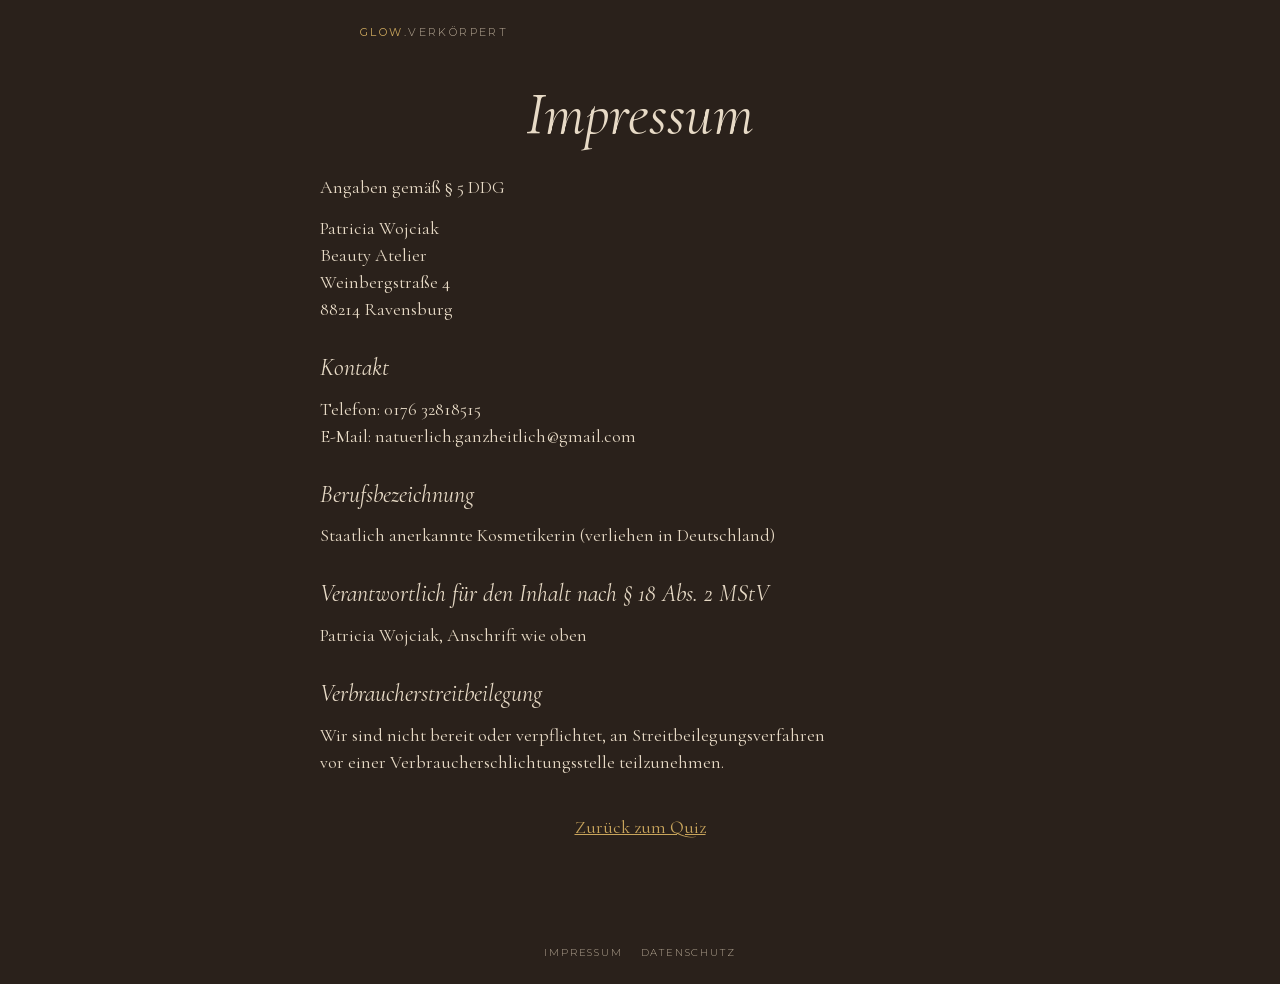
<file: impressum.html>
<!doctype html>
<html lang="de">
<head>
<meta charset="utf-8">
<meta name="viewport" content="width=device-width, initial-scale=1, viewport-fit=cover">
<title>Impressum · GLOW.verkörpert</title>
<link rel="stylesheet" href="style.css">
<style>
.recht{position:relative;z-index:1;width:100%;max-width:640px;text-align:left;display:flex;flex-direction:column;gap:14px;padding-block:40px;font-size:18px}
.recht h1{text-align:center;margin-bottom:12px}
.recht h2{font-size:24px;margin-top:18px}
.recht a{color:var(--gold)}
.zurueck{text-align:center;margin-top:24px}
</style>
</head>
<body>
<main class="buehne">
  <div class="kopf"><span><b>GLOW</b>.VERKÖRPERT</span><span></span></div>
  <article class="recht">
    <h1>Impressum</h1>
    <p>Angaben gemäß § 5 DDG</p>
    <p>Patricia Wojciak<br>Beauty Atelier<br>Weinbergstraße 4<br>88214 Ravensburg</p>
    <h2>Kontakt</h2>
    <p>Telefon: 0176 32818515<br>E-Mail: natuerlich.ganzheitlich@gmail.com</p>
    <h2>Berufsbezeichnung</h2>
    <p>Staatlich anerkannte Kosmetikerin (verliehen in Deutschland)</p>
    <h2>Verantwortlich für den Inhalt nach § 18 Abs. 2 MStV</h2>
    <p>Patricia Wojciak, Anschrift wie oben</p>
    <h2>Verbraucherstreitbeilegung</h2>
    <p>Wir sind nicht bereit oder verpflichtet, an Streitbeilegungsverfahren vor einer Verbraucherschlichtungsstelle teilzunehmen.</p>
    <p class="zurueck"><a href="index.html">Zurück zum Quiz</a></p>
  </article>
</main>
<nav class="fuss"><a href="impressum.html">Impressum</a><a href="datenschutz.html">Datenschutz</a></nav>
</body>
</html>
</file>
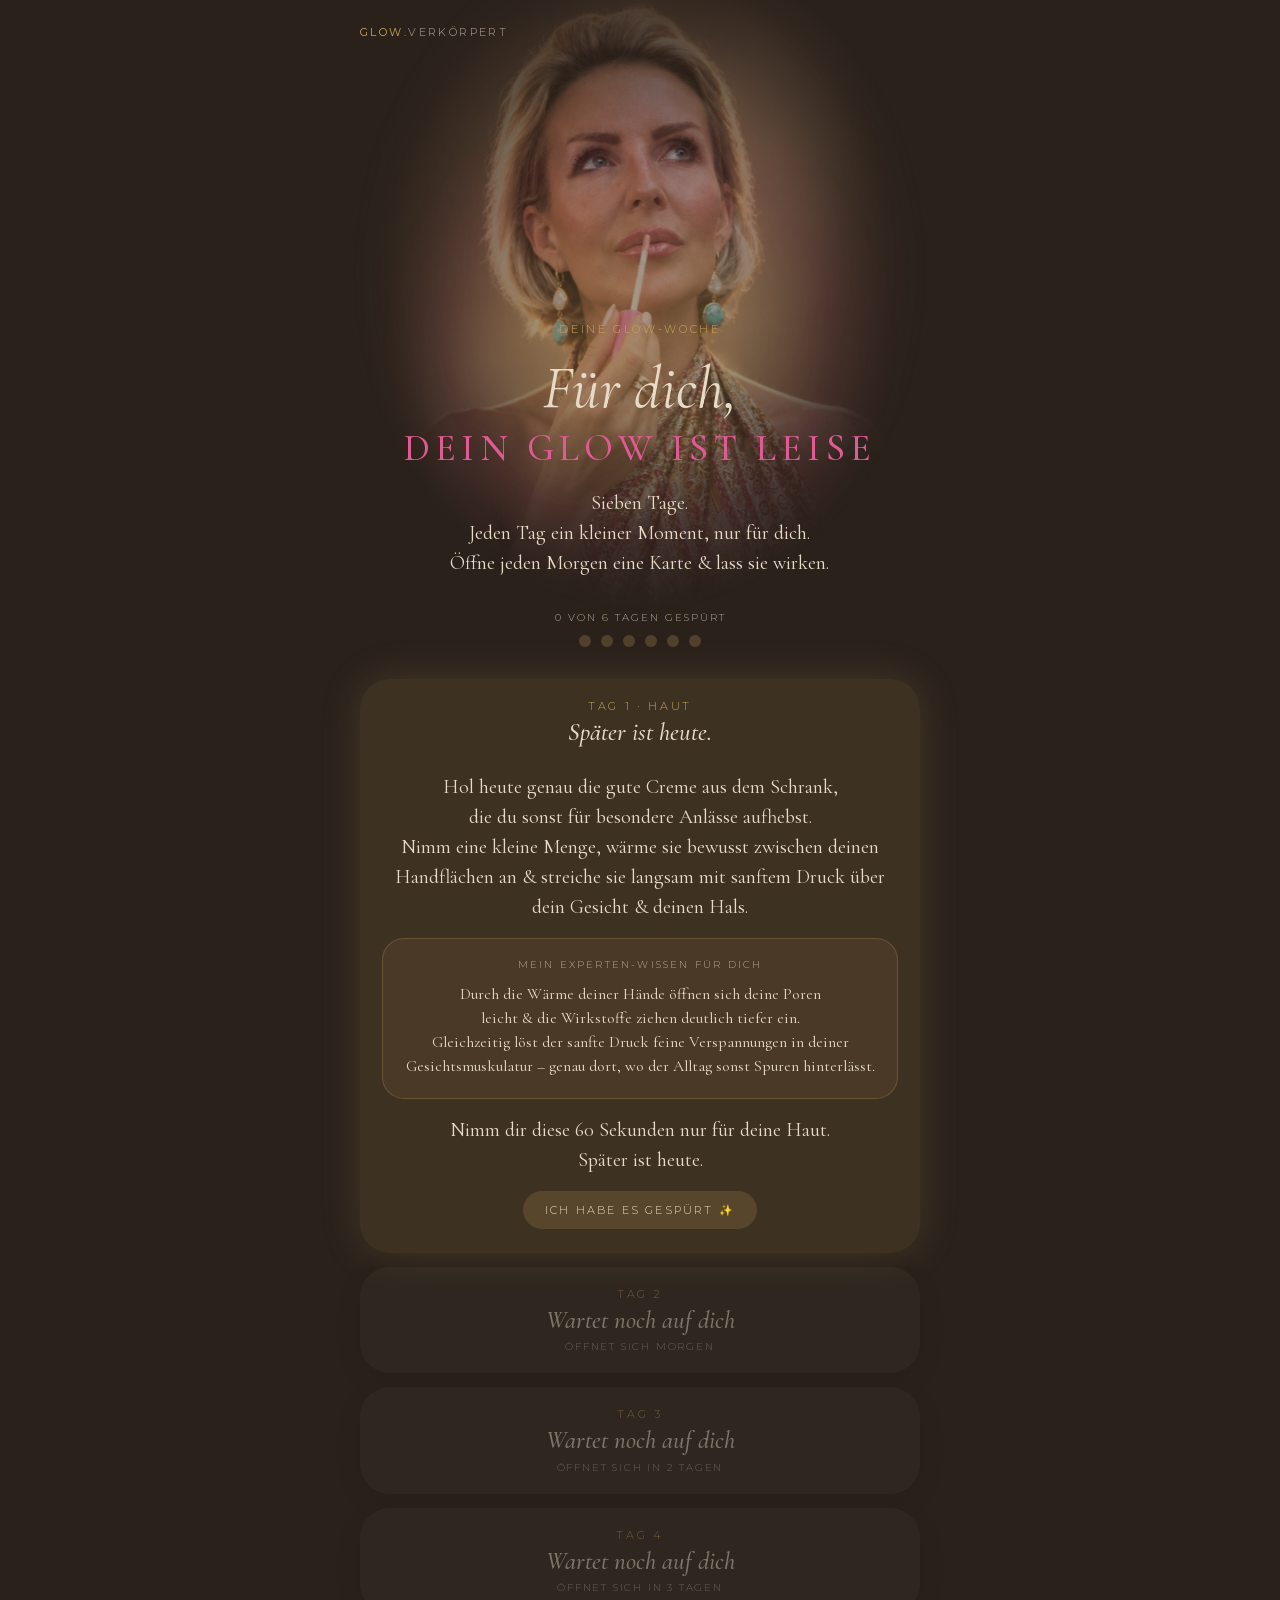
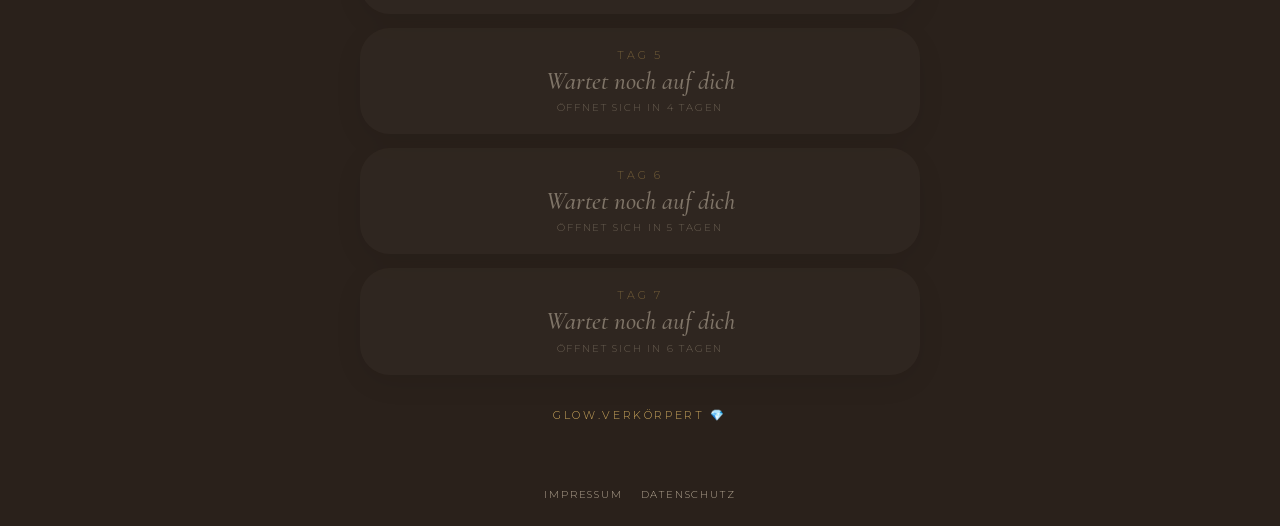
<file: glow-woche/leise.html>
<!doctype html>
<html lang="de">
<head>
<meta charset="utf-8">
<meta name="viewport" content="width=device-width, initial-scale=1, viewport-fit=cover">
<title>Deine Glow-Woche · GLOW.verkörpert</title>
<meta name="robots" content="noindex">
<link rel="stylesheet" href="../style.css">
<style>
.hintergrund{background-image:url("../patricia-lipgloss.jpg");opacity:.55}
.inhalt{position:relative;z-index:1;width:100%;max-width:560px;display:flex;flex-direction:column;align-items:center;gap:32px;padding-top:min(52vw,280px)}
.intro{display:flex;flex-direction:column;align-items:center;gap:18px}
.stand{display:flex;flex-direction:column;align-items:center;gap:10px;font-family:var(--sans);font-weight:300;font-size:10px;letter-spacing:.2em;text-transform:uppercase;color:var(--sand-leise)}
.perlen{display:flex;gap:10px}
.perlen span{width:12px;height:12px;border-radius:50%;background:rgba(201,165,92,.25);transition:background .5s,box-shadow .5s}
.perlen span.an{background:var(--gold);box-shadow:0 0 12px rgba(201,165,92,.6)}
.tage{display:flex;flex-direction:column;gap:14px;width:100%}
.tag{border-radius:30px;background:var(--flaeche);box-shadow:0 8px 30px rgba(0,0,0,.18);overflow:hidden;transition:background .3s,box-shadow .3s}
.tag.offen{background:rgba(201,165,92,.12);box-shadow:0 0 40px rgba(201,165,92,.18)}
.tag.zu{opacity:.45}
.tag-kopf{appearance:none;width:100%;background:none;border:0;cursor:pointer;color:var(--sand);display:flex;flex-direction:column;align-items:center;gap:4px;padding:20px 18px}
.tag.zu .tag-kopf{cursor:default}
.tag-kopf .titel{font-family:var(--serif);font-style:italic;font-weight:500;font-size:25px;line-height:1.25}
.tag-kopf .hinweis{font-family:var(--sans);font-weight:300;font-size:10px;letter-spacing:.18em;text-transform:uppercase;color:var(--sand-leise)}
.tag.gespuert .tag-kopf .etikett::after{content:" ✓"}
.tag-inhalt{display:flex;flex-direction:column;align-items:center;gap:16px;padding:0 22px 24px}
.saeule-name{font-family:var(--sans);font-weight:300;font-size:10px;letter-spacing:.22em;text-transform:uppercase;color:var(--sand-leise)}
.spueren{appearance:none;cursor:pointer;border:0;background:rgba(201,165,92,.18);color:var(--sand);border-radius:999px;padding:12px 22px;font-family:var(--sans);font-weight:300;font-size:11px;letter-spacing:.2em;text-transform:uppercase;transition:background .3s,color .3s,box-shadow .3s}
.leit{font-family:var(--serif);font-style:italic;font-size:24px;line-height:1.3;color:var(--gold)}
.wissen{display:flex;flex-direction:column;align-items:center;gap:10px;width:100%;padding:18px 18px 20px;border-radius:22px;background:rgba(201,165,92,.08);border:1px solid rgba(201,165,92,.25)}
.wissen p{font-size:16px}
.dezent{font-size:14px;line-height:1.6;color:var(--sand-leise);margin-top:6px;max-width:440px}
.journal{font-family:var(--serif);font-style:italic;font-size:30px;line-height:1.2;color:var(--gold);white-space:nowrap;text-shadow:0 0 24px rgba(201,165,92,.35);margin:2px 0}
.dezent a{color:var(--gold);text-decoration:none;border-bottom:1px solid rgba(201,165,92,.4);white-space:nowrap}
.spueren:hover,.spueren[aria-pressed="true"]{background:var(--gold);color:var(--espresso);box-shadow:0 0 30px rgba(201,165,92,.4)}
</style>
</head>
<body>
<div class="hintergrund" aria-hidden="true"></div>
<div class="licht" id="licht" aria-hidden="true"></div>
<main class="buehne">
  <div class="kopf"><span><b>GLOW</b>.VERKÖRPERT</span><span></span></div>
  <div class="inhalt">
    <section class="intro">
      <div class="etikett">Deine Glow-Woche</div>
      <h1><span id="anrede">Für dich,</span><span class="name">dein Glow ist leise</span></h1>
      <p>Sieben Tage.<br>Jeden Tag ein kleiner Moment, nur für dich.<br>Öffne jeden Morgen eine Karte &amp; lass sie wirken.</p>
    </section>
    <button class="hoeren" type="button" id="hoeren" hidden>
      <span class="play"><svg viewBox="0 0 24 24"><path id="play-icon" d="M6 4l14 8-14 8z"/></svg></span>
      <span><span class="titel">Eine Sprachnachricht von mir, nur für dich</span><span class="klein">Kopfhörer rein</span></span>
    </button>
    <div class="stand"><span id="stand-text"></span><div class="perlen" id="perlen"></div></div>
    <div class="tage" id="tage"></div>
    <div class="signatur">GLOW.verkörpert 💎</div>
  </div>
</main>
<nav class="fuss"><a href="../impressum.html">Impressum</a><a href="../datenschutz.html">Datenschutz</a></nav>
<script>
const TAGE=[
{
"titel": "Später ist heute.",
"saeule": "Haut",
"text": "Hol heute genau die gute Creme aus dem Schrank, die du sonst für besondere Anlässe aufhebst. Nimm eine kleine Menge, wärme sie bewusst zwischen deinen Handflächen an & streiche sie langsam mit sanftem Druck über dein Gesicht & deinen Hals.",
"wissen": "Durch die Wärme deiner Hände öffnen sich deine Poren leicht & die Wirkstoffe ziehen deutlich tiefer ein. Gleichzeitig löst der sanfte Druck feine Verspannungen in deiner Gesichtsmuskulatur – genau dort, wo der Alltag sonst Spuren hinterlässt.",
"schluss": "Nimm dir diese 60 Sekunden nur für deine Haut. Später ist heute."
},
{
"titel": "Such heute nichts.",
"saeule": "Bewusstsein",
"text": "Stell dich heute vor den Spiegel. Aber mit einer neuen Regel: Du suchst nichts. Kein Fältchen, keinen Fleck, nichts, was „weg“ müsste. Schau dir einfach nur ruhig in die Augen. Bleib dort, bis ein ganz feines Lächeln kommt. Da ist sie. Die Frau, die du meinst."
},
{
"titel": "Only for you.",
"saeule": "Körper & Sinnlichkeit",
"text": "Leg heute deinen Lieblingsduft auf – auch wenn du nur zu Hause bist & heute nichts Besonderes vorhast. Ein Hauch aufs Handgelenk, ein Hauch ins Haar. Und dann achte im Laufe des Tages darauf, wie du dich plötzlich ein kleines bisschen anders bewegst, anders gehst, anders atmest. Weil du es dir wert bist."
},
{
"titel": "Wie möchtest du wahrgenommen werden?",
"saeule": "Haut & Nervensystem",
"text": "Halt heute mitten am Tag kurz inne, schließ für drei Atemzüge die Augen & frag dich: Welche Energie möchte ich heute in den Raum bringen?",
"wissen": "Dein Nervensystem steuert direkt die Mikrodurchblutung deiner Haut. Wenn du dich innerlich aufrichtest, die Schultern sinken lässt & tief ausatmest, wird deine Haut sofort rosiger & wacher als nach jeder teuren Maske."
},
{
"titel": "Schenk dir – & anderen – Licht.",
"saeule": "Bewusstsein",
"text": "Mach heute einer anderen Frau ein ehrliches, echtes Kompliment für etwas, das dir an ihr auffällt. Und danach stellst du dich hin & sagst dir selbst einen einzigen Satz, den du schon viel zu lange nicht mehr gehört hast. Du weißt genau, welcher es ist."
},
{
"titel": "Nur für dich.",
"saeule": "Körper & Sinnlichkeit",
"text": "Gönn dir heute etwas Schönes. Bereite dir eine Mahlzeit zu, auf die du richtig Lust hast – nicht schnell nebenbei im Stehen, sondern bewusst. Richte dir einen wunderschönen Teller an, zünde eine Kerze an & nimm dein schönstes Glas. Nur für dich. Weil du es dir wert bist."
},
{
"titel": "Bist du dir deines Seins bewusst?",
"saeule": "Bewusstsein & Verbindung",
"text": "7 Tage. 7 kleine Momente, nur für dich. Was hast du in dieser Woche gespürt? Was hat sich verändert – in deinem Blick, auf deiner Haut, in dir? Schreib mir. Ich will es wirklich wissen & lese jede Nachricht persönlich.",
"dezent": "Du spürst, dass diese 7 Tage erst der Anfang waren? Gerade entsteht:",
"journal": "The Glow Journal",
"dezentNach": "40 Tage mit kleinen Beauty-Ritualen, in deinem Tempo. Weil du bereits hier bist, erfährst du als Erste davon."
}
];
// Ziel für "persönliche Begleitung" – solange es keine eigene Seite gibt: Instagram-DM
const BEGLEITUNG_URL="https://ig.me/m/glow.mit.patricia";
const TYP="leise";
const $=id=>document.getElementById(id);
const lies=k=>{try{return localStorage.getItem(k)}catch(e){return null}};
const merk=(k,v)=>{try{localStorage.setItem(k,v)}catch(e){}};

const name=lies("glow_name");
if(name)$("anrede").textContent=`Liebe ${name},`;

// Die Woche beginnt beim ersten Öffnen. Jeden Tag öffnet sich eine Karte mehr.
let start=Number(lies("glowwoche_start_"+TYP));
if(!start){const h=new Date();h.setHours(0,0,0,0);start=h.getTime();merk("glowwoche_start_"+TYP,start)}
const heute=new Date();heute.setHours(0,0,0,0);
const offenBis=Math.min(7,Math.floor((heute.getTime()-start)/864e5)+1);

let gespuert=new Set();
try{JSON.parse(lies("glowwoche_gespuert_"+TYP)||"[]").forEach(i=>gespuert.add(i))}catch(e){}
const speichern=()=>merk("glowwoche_gespuert_"+TYP,JSON.stringify([...gespuert]));

function zeilen(el,txt){txt.split(/(?<=[.?!…])\s+|\n/).forEach((z,i)=>{if(i)el.appendChild(document.createElement("br"));el.appendChild(document.createTextNode(z))})}
function stand(){
  $("stand-text").textContent=`${gespuert.size} von 6 Tagen gespürt`;
  [...$("perlen").children].forEach((p,i)=>p.classList.toggle("an",i<gespuert.size));
  $("licht").style.setProperty("--glow",.6+gespuert.size*.09);
}
for(let i=0;i<6;i++)$("perlen").appendChild(document.createElement("span"));

TAGE.forEach((t,i)=>{
  const k=document.createElement("article");k.className="tag";
  const kopf=document.createElement("button");kopf.className="tag-kopf";kopf.type="button";
  kopf.innerHTML='<span class="etikett"></span><span class="titel"></span><span class="hinweis"></span>';
  kopf.querySelector(".etikett").textContent=i<offenBis?`Tag ${i+1} · ${t.saeule}`:`Tag ${i+1}`;
  if(i>=offenBis){
    k.classList.add("zu");kopf.disabled=true;
    const tage=i+1-offenBis;
    kopf.querySelector(".titel").textContent="Wartet noch auf dich";
    kopf.querySelector(".hinweis").textContent=tage===1?"öffnet sich morgen":`öffnet sich in ${tage} Tagen`;
    k.appendChild(kopf);$("tage").appendChild(k);return;
  }
  kopf.querySelector(".titel").textContent=t.titel;
  const inhalt=document.createElement("div");inhalt.className="tag-inhalt";inhalt.hidden=true;
  if(t.leit){const l=document.createElement("p");l.className="leit";l.textContent=t.leit;inhalt.appendChild(l)}
  const p=document.createElement("p");zeilen(p,t.text);inhalt.appendChild(p);
  if(t.wissen){
    const w=document.createElement("div");w.className="wissen";
    const wl=document.createElement("div");wl.className="saeule-name";wl.textContent="Mein Experten-Wissen für dich";
    const wp=document.createElement("p");zeilen(wp,t.wissen);
    w.append(wl,wp);inhalt.appendChild(w);
  }
  if(t.schluss){const sp=document.createElement("p");zeilen(sp,t.schluss);inhalt.appendChild(sp)}
  if(i===6){
    const a=document.createElement("a");a.className="knopf";a.href="https://ig.me/m/glow.mit.patricia";a.target="_blank";a.rel="noopener";a.textContent="Schreib mir 💌";
    inhalt.appendChild(a);
    const d=document.createElement("p");d.className="dezent";zeilen(d,t.dezent);
    if(t.dezentLink){const dl=document.createElement("a");dl.href=BEGLEITUNG_URL;dl.target="_blank";dl.rel="noopener";dl.textContent=t.dezentLink;d.append(" ",dl)}
    if(t.journal){inhalt.appendChild(d);const j=document.createElement("p");j.className="journal";j.textContent=t.journal;inhalt.appendChild(j);const d2=document.createElement("p");d2.className="dezent";zeilen(d2,t.dezentNach);inhalt.appendChild(d2)}
    if(!t.journal)inhalt.appendChild(d);
  }else{
    const b=document.createElement("button");b.className="spueren";b.type="button";
    const setz=()=>{const an=gespuert.has(i);b.setAttribute("aria-pressed",an);b.textContent=an?"Gespürt ✓":"Ich habe es gespürt ✨";k.classList.toggle("gespuert",an)};
    b.onclick=()=>{gespuert.has(i)?gespuert.delete(i):gespuert.add(i);setz();speichern();stand()};
    setz();inhalt.appendChild(b);
  }
  kopf.onclick=()=>{const auf=inhalt.hidden;inhalt.hidden=!auf;k.classList.toggle("offen",auf);kopf.setAttribute("aria-expanded",auf)};
  kopf.setAttribute("aria-expanded","false");
  k.append(kopf,inhalt);$("tage").appendChild(k);
  if(i===offenBis-1){inhalt.hidden=false;k.classList.add("offen");kopf.setAttribute("aria-expanded","true")}
});
// Sprachnachricht im Raum
const audio=new Audio(`../audio/${TYP}.m4a`);
audio.addEventListener("canplay",()=>{$("hoeren").hidden=false},{once:true});
audio.addEventListener("ended",()=>$("play-icon").setAttribute("d","M6 4l14 8-14 8z"));
audio.load();
$("hoeren").onclick=()=>{
  if(audio.paused){audio.play();$("play-icon").setAttribute("d","M6 4h4v16H6zM14 4h4v16h-4z")}
  else{audio.pause();$("play-icon").setAttribute("d","M6 4l14 8-14 8z")}
};
stand();
</script>
</body>
</html>
</file>
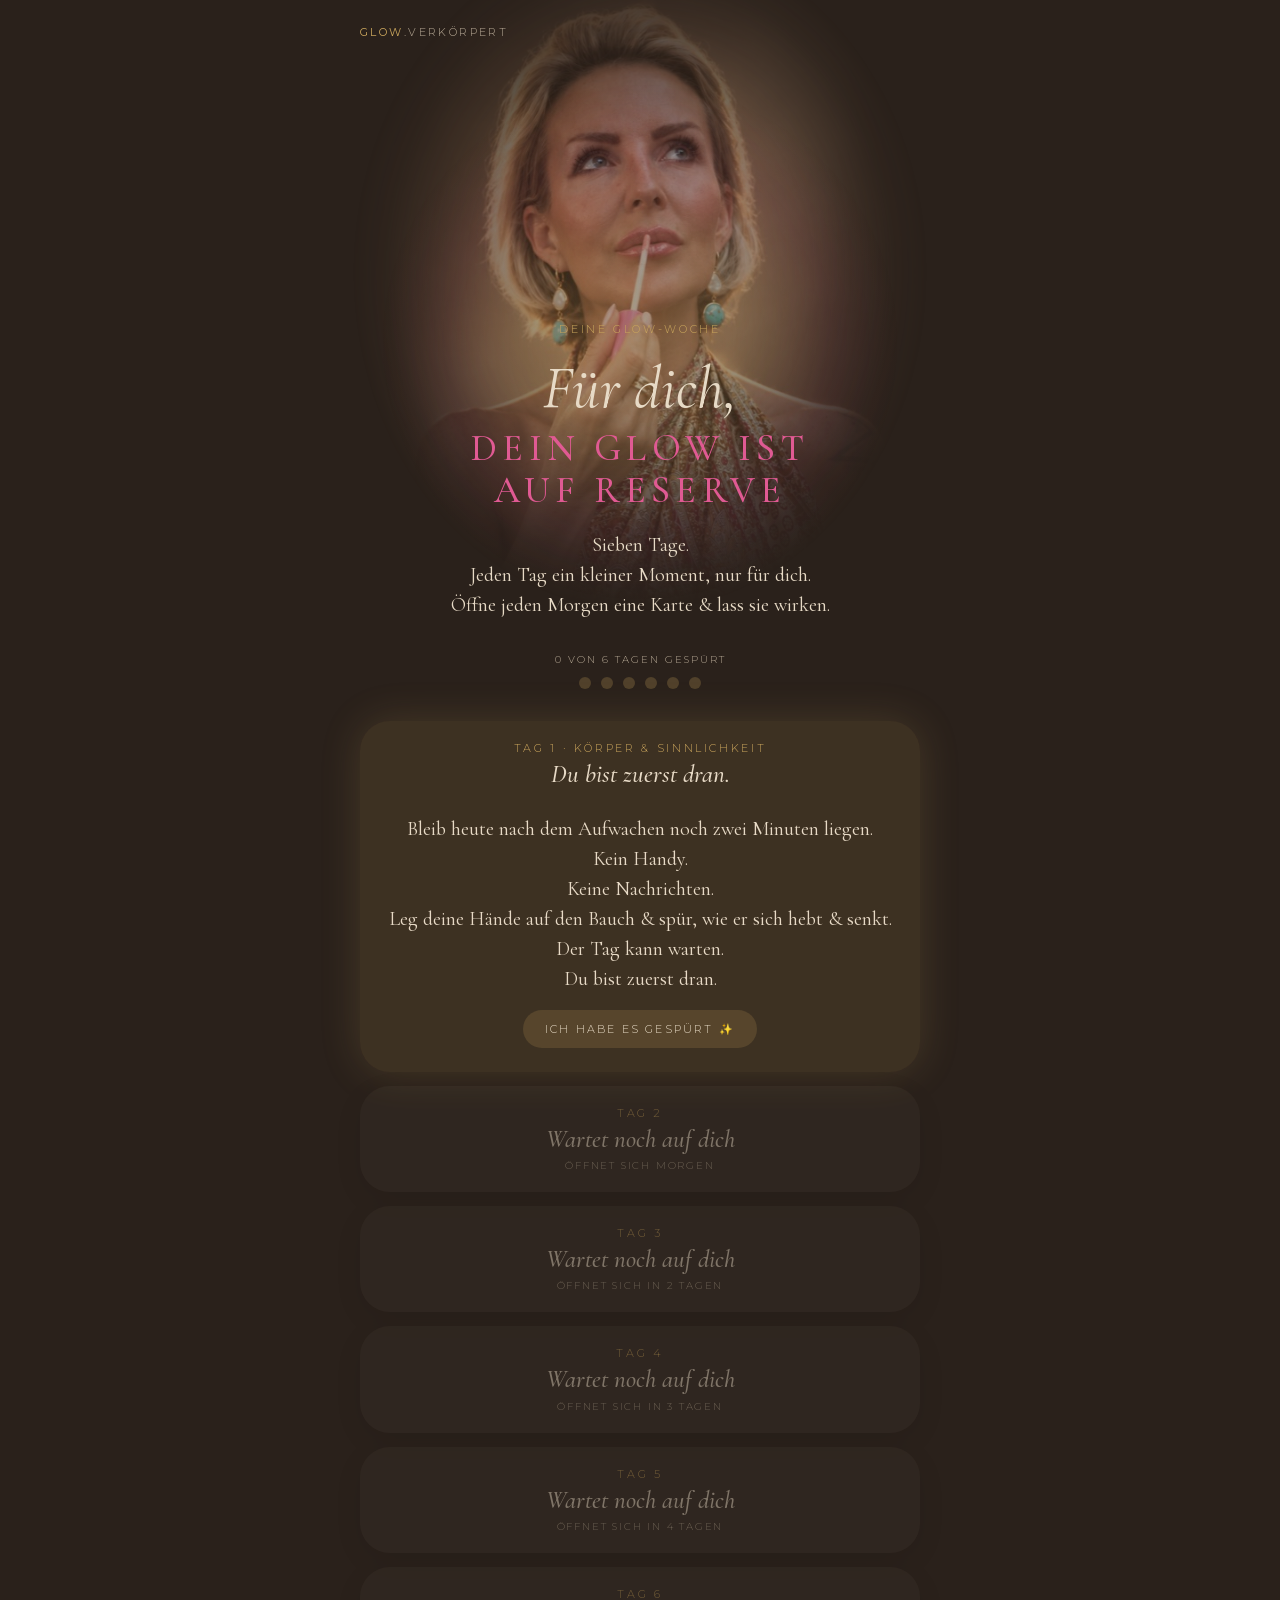
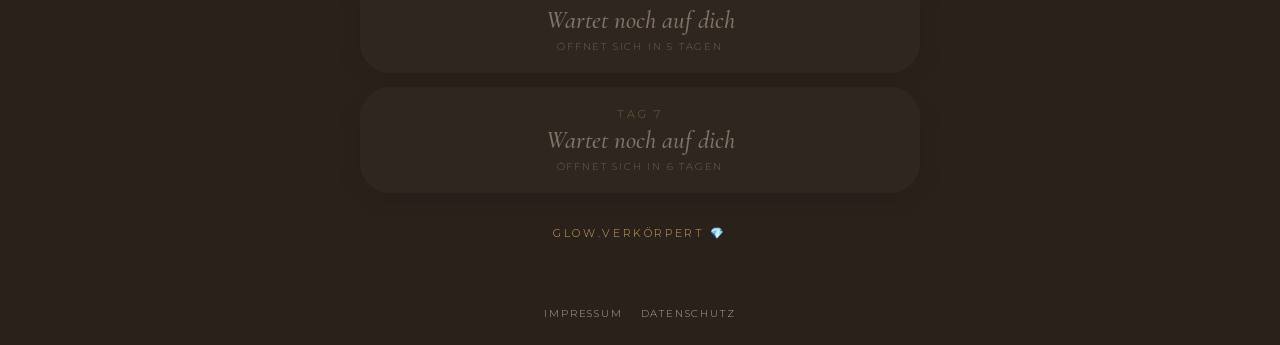
<file: glow-woche/reserve.html>
<!doctype html>
<html lang="de">
<head>
<meta charset="utf-8">
<meta name="viewport" content="width=device-width, initial-scale=1, viewport-fit=cover">
<title>Deine Glow-Woche · GLOW.verkörpert</title>
<meta name="robots" content="noindex">
<link rel="stylesheet" href="../style.css">
<style>
.hintergrund{background-image:url("../patricia-lipgloss.jpg");opacity:.55}
.inhalt{position:relative;z-index:1;width:100%;max-width:560px;display:flex;flex-direction:column;align-items:center;gap:32px;padding-top:min(52vw,280px)}
.intro{display:flex;flex-direction:column;align-items:center;gap:18px}
.stand{display:flex;flex-direction:column;align-items:center;gap:10px;font-family:var(--sans);font-weight:300;font-size:10px;letter-spacing:.2em;text-transform:uppercase;color:var(--sand-leise)}
.perlen{display:flex;gap:10px}
.perlen span{width:12px;height:12px;border-radius:50%;background:rgba(201,165,92,.25);transition:background .5s,box-shadow .5s}
.perlen span.an{background:var(--gold);box-shadow:0 0 12px rgba(201,165,92,.6)}
.tage{display:flex;flex-direction:column;gap:14px;width:100%}
.tag{border-radius:30px;background:var(--flaeche);box-shadow:0 8px 30px rgba(0,0,0,.18);overflow:hidden;transition:background .3s,box-shadow .3s}
.tag.offen{background:rgba(201,165,92,.12);box-shadow:0 0 40px rgba(201,165,92,.18)}
.tag.zu{opacity:.45}
.tag-kopf{appearance:none;width:100%;background:none;border:0;cursor:pointer;color:var(--sand);display:flex;flex-direction:column;align-items:center;gap:4px;padding:20px 18px}
.tag.zu .tag-kopf{cursor:default}
.tag-kopf .titel{font-family:var(--serif);font-style:italic;font-weight:500;font-size:25px;line-height:1.25}
.tag-kopf .hinweis{font-family:var(--sans);font-weight:300;font-size:10px;letter-spacing:.18em;text-transform:uppercase;color:var(--sand-leise)}
.tag.gespuert .tag-kopf .etikett::after{content:" ✓"}
.tag-inhalt{display:flex;flex-direction:column;align-items:center;gap:16px;padding:0 22px 24px}
.saeule-name{font-family:var(--sans);font-weight:300;font-size:10px;letter-spacing:.22em;text-transform:uppercase;color:var(--sand-leise)}
.spueren{appearance:none;cursor:pointer;border:0;background:rgba(201,165,92,.18);color:var(--sand);border-radius:999px;padding:12px 22px;font-family:var(--sans);font-weight:300;font-size:11px;letter-spacing:.2em;text-transform:uppercase;transition:background .3s,color .3s,box-shadow .3s}
.leit{font-family:var(--serif);font-style:italic;font-size:24px;line-height:1.3;color:var(--gold)}
.wissen{display:flex;flex-direction:column;align-items:center;gap:10px;width:100%;padding:18px 18px 20px;border-radius:22px;background:rgba(201,165,92,.08);border:1px solid rgba(201,165,92,.25)}
.wissen p{font-size:16px}
.dezent{font-size:14px;line-height:1.6;color:var(--sand-leise);margin-top:6px;max-width:440px}
.journal{font-family:var(--serif);font-style:italic;font-size:30px;line-height:1.2;color:var(--gold);white-space:nowrap;text-shadow:0 0 24px rgba(201,165,92,.35);margin:2px 0}
.dezent a{color:var(--gold);text-decoration:none;border-bottom:1px solid rgba(201,165,92,.4);white-space:nowrap}
.spueren:hover,.spueren[aria-pressed="true"]{background:var(--gold);color:var(--espresso);box-shadow:0 0 30px rgba(201,165,92,.4)}
</style>
</head>
<body>
<div class="hintergrund" aria-hidden="true"></div>
<div class="licht" id="licht" aria-hidden="true"></div>
<main class="buehne">
  <div class="kopf"><span><b>GLOW</b>.VERKÖRPERT</span><span></span></div>
  <div class="inhalt">
    <section class="intro">
      <div class="etikett">Deine Glow-Woche</div>
      <h1><span id="anrede">Für dich,</span><span class="name">dein Glow ist auf Reserve</span></h1>
      <p>Sieben Tage.<br>Jeden Tag ein kleiner Moment, nur für dich.<br>Öffne jeden Morgen eine Karte &amp; lass sie wirken.</p>
    </section>
    <button class="hoeren" type="button" id="hoeren" hidden>
      <span class="play"><svg viewBox="0 0 24 24"><path id="play-icon" d="M6 4l14 8-14 8z"/></svg></span>
      <span><span class="titel">Eine Sprachnachricht von mir, nur für dich</span><span class="klein">Kopfhörer rein</span></span>
    </button>
    <div class="stand"><span id="stand-text"></span><div class="perlen" id="perlen"></div></div>
    <div class="tage" id="tage"></div>
    <div class="signatur">GLOW.verkörpert 💎</div>
  </div>
</main>
<nav class="fuss"><a href="../impressum.html">Impressum</a><a href="../datenschutz.html">Datenschutz</a></nav>
<script>
const TAGE=[
{
"titel": "Du bist zuerst dran.",
"saeule": "Körper & Sinnlichkeit",
"text": "Bleib heute nach dem Aufwachen noch zwei Minuten liegen. Kein Handy. Keine Nachrichten. Leg deine Hände auf den Bauch & spür, wie er sich hebt & senkt. Der Tag kann warten. Du bist zuerst dran."
},
{
"titel": "Ein Nein zu anderen ist ein Ja zu dir.",
"saeule": "Bewusstsein",
"text": "Sag heute einmal Nein. Zu etwas Kleinem, das eigentlich nicht deins ist. Spür, was danach in dir passiert. Ein Nein zu jemand anderem ist immer ein Ja zu dir selbst."
},
{
"titel": "Fünf Minuten nur für dich.",
"saeule": "Körper & Nervensystem",
"text": "Mach heute eine Pause, von der niemand weiß. Fünf Minuten. Tür zu, Schultern runter, Augen zu.",
"wissen": "Wenn du dauerhaft „auf Reserve“ läufst, hält dein Körper deinen Cortisolspiegel oben – das baut Kollagen ab & macht deine Haut empfindlich & dünn. Schon fünf Minuten bewusste Stille schalten dein Nervensystem um in den Regenerationsmodus.",
"schluss": "Niemand muss das verstehen. Du darfst."
},
{
"titel": "Jetzt trägst du deinen Körper.",
"saeule": "Haut",
"text": "Gönn dir heute Abend warmes Öl auf der Haut. Füße, Beine, Bauch – ganz langsam, ohne Eile.",
"wissen": "Erschöpfung zeigt sich sofort an einer trockenen, geschwächten Hautbarriere. Warmes Pflanzenöl (wie Mandel- oder Jojobaöl) schließt die Feuchtigkeit ein, fördert die Mikrodurchblutung & erdet dich sofort.",
"schluss": "Dein Körper hat dich den ganzen Tag getragen. Jetzt trägst du ihn."
},
{
"titel": "Sortiere deine Energie.",
"saeule": "Bewusstsein",
"text": "Schau heute Abend auf deinen Tag. Was hat dir Kraft gegeben? Was hat an dir gezogen? Schreib dir beides auf. Nur für dich."
},
{
"titel": "Eine Stunde gehört nur dir.",
"saeule": "Körper & Sinnlichkeit",
"text": "Heute Abend gehört eine Stunde dir. Handy weg, Licht runter, dein Lieblingslied an. Ein Bad, ein Buch, einfach sein. Hauptsache, es ist deins."
},
{
"titel": "Bist du dir deines Seins bewusst?",
"saeule": "Bewusstsein & Verbindung",
"text": "7 Tage. 7 kleine Momente, nur für dich. Was hast du in dieser Woche gespürt? Was hat sich verändert – in deinem Blick, auf deiner Haut, in dir? Schreib mir. Ich will es wirklich wissen & lese jede Nachricht persönlich.",
"dezent": "Du spürst, dass diese 7 Tage erst der Anfang waren? Gerade entsteht:",
"journal": "The Glow Journal",
"dezentNach": "40 Tage mit kleinen Beauty-Ritualen, in deinem Tempo. Weil du bereits hier bist, erfährst du als Erste davon."
}
];
// Ziel für "persönliche Begleitung" – solange es keine eigene Seite gibt: Instagram-DM
const BEGLEITUNG_URL="https://ig.me/m/glow.mit.patricia";
const TYP="reserve";
const $=id=>document.getElementById(id);
const lies=k=>{try{return localStorage.getItem(k)}catch(e){return null}};
const merk=(k,v)=>{try{localStorage.setItem(k,v)}catch(e){}};

const name=lies("glow_name");
if(name)$("anrede").textContent=`Liebe ${name},`;

// Die Woche beginnt beim ersten Öffnen. Jeden Tag öffnet sich eine Karte mehr.
let start=Number(lies("glowwoche_start_"+TYP));
if(!start){const h=new Date();h.setHours(0,0,0,0);start=h.getTime();merk("glowwoche_start_"+TYP,start)}
const heute=new Date();heute.setHours(0,0,0,0);
const offenBis=Math.min(7,Math.floor((heute.getTime()-start)/864e5)+1);

let gespuert=new Set();
try{JSON.parse(lies("glowwoche_gespuert_"+TYP)||"[]").forEach(i=>gespuert.add(i))}catch(e){}
const speichern=()=>merk("glowwoche_gespuert_"+TYP,JSON.stringify([...gespuert]));

function zeilen(el,txt){txt.split(/(?<=[.?!…])\s+|\n/).forEach((z,i)=>{if(i)el.appendChild(document.createElement("br"));el.appendChild(document.createTextNode(z))})}
function stand(){
  $("stand-text").textContent=`${gespuert.size} von 6 Tagen gespürt`;
  [...$("perlen").children].forEach((p,i)=>p.classList.toggle("an",i<gespuert.size));
  $("licht").style.setProperty("--glow",.6+gespuert.size*.09);
}
for(let i=0;i<6;i++)$("perlen").appendChild(document.createElement("span"));

TAGE.forEach((t,i)=>{
  const k=document.createElement("article");k.className="tag";
  const kopf=document.createElement("button");kopf.className="tag-kopf";kopf.type="button";
  kopf.innerHTML='<span class="etikett"></span><span class="titel"></span><span class="hinweis"></span>';
  kopf.querySelector(".etikett").textContent=i<offenBis?`Tag ${i+1} · ${t.saeule}`:`Tag ${i+1}`;
  if(i>=offenBis){
    k.classList.add("zu");kopf.disabled=true;
    const tage=i+1-offenBis;
    kopf.querySelector(".titel").textContent="Wartet noch auf dich";
    kopf.querySelector(".hinweis").textContent=tage===1?"öffnet sich morgen":`öffnet sich in ${tage} Tagen`;
    k.appendChild(kopf);$("tage").appendChild(k);return;
  }
  kopf.querySelector(".titel").textContent=t.titel;
  const inhalt=document.createElement("div");inhalt.className="tag-inhalt";inhalt.hidden=true;
  if(t.leit){const l=document.createElement("p");l.className="leit";l.textContent=t.leit;inhalt.appendChild(l)}
  const p=document.createElement("p");zeilen(p,t.text);inhalt.appendChild(p);
  if(t.wissen){
    const w=document.createElement("div");w.className="wissen";
    const wl=document.createElement("div");wl.className="saeule-name";wl.textContent="Mein Experten-Wissen für dich";
    const wp=document.createElement("p");zeilen(wp,t.wissen);
    w.append(wl,wp);inhalt.appendChild(w);
  }
  if(t.schluss){const sp=document.createElement("p");zeilen(sp,t.schluss);inhalt.appendChild(sp)}
  if(i===6){
    const a=document.createElement("a");a.className="knopf";a.href="https://ig.me/m/glow.mit.patricia";a.target="_blank";a.rel="noopener";a.textContent="Schreib mir 💌";
    inhalt.appendChild(a);
    const d=document.createElement("p");d.className="dezent";zeilen(d,t.dezent);
    if(t.dezentLink){const dl=document.createElement("a");dl.href=BEGLEITUNG_URL;dl.target="_blank";dl.rel="noopener";dl.textContent=t.dezentLink;d.append(" ",dl)}
    if(t.journal){inhalt.appendChild(d);const j=document.createElement("p");j.className="journal";j.textContent=t.journal;inhalt.appendChild(j);const d2=document.createElement("p");d2.className="dezent";zeilen(d2,t.dezentNach);inhalt.appendChild(d2)}
    if(!t.journal)inhalt.appendChild(d);
  }else{
    const b=document.createElement("button");b.className="spueren";b.type="button";
    const setz=()=>{const an=gespuert.has(i);b.setAttribute("aria-pressed",an);b.textContent=an?"Gespürt ✓":"Ich habe es gespürt ✨";k.classList.toggle("gespuert",an)};
    b.onclick=()=>{gespuert.has(i)?gespuert.delete(i):gespuert.add(i);setz();speichern();stand()};
    setz();inhalt.appendChild(b);
  }
  kopf.onclick=()=>{const auf=inhalt.hidden;inhalt.hidden=!auf;k.classList.toggle("offen",auf);kopf.setAttribute("aria-expanded",auf)};
  kopf.setAttribute("aria-expanded","false");
  k.append(kopf,inhalt);$("tage").appendChild(k);
  if(i===offenBis-1){inhalt.hidden=false;k.classList.add("offen");kopf.setAttribute("aria-expanded","true")}
});
// Sprachnachricht im Raum
const audio=new Audio(`../audio/${TYP}.m4a`);
audio.addEventListener("canplay",()=>{$("hoeren").hidden=false},{once:true});
audio.addEventListener("ended",()=>$("play-icon").setAttribute("d","M6 4l14 8-14 8z"));
audio.load();
$("hoeren").onclick=()=>{
  if(audio.paused){audio.play();$("play-icon").setAttribute("d","M6 4h4v16H6zM14 4h4v16h-4z")}
  else{audio.pause();$("play-icon").setAttribute("d","M6 4l14 8-14 8z")}
};
stand();
</script>
</body>
</html>
</file>
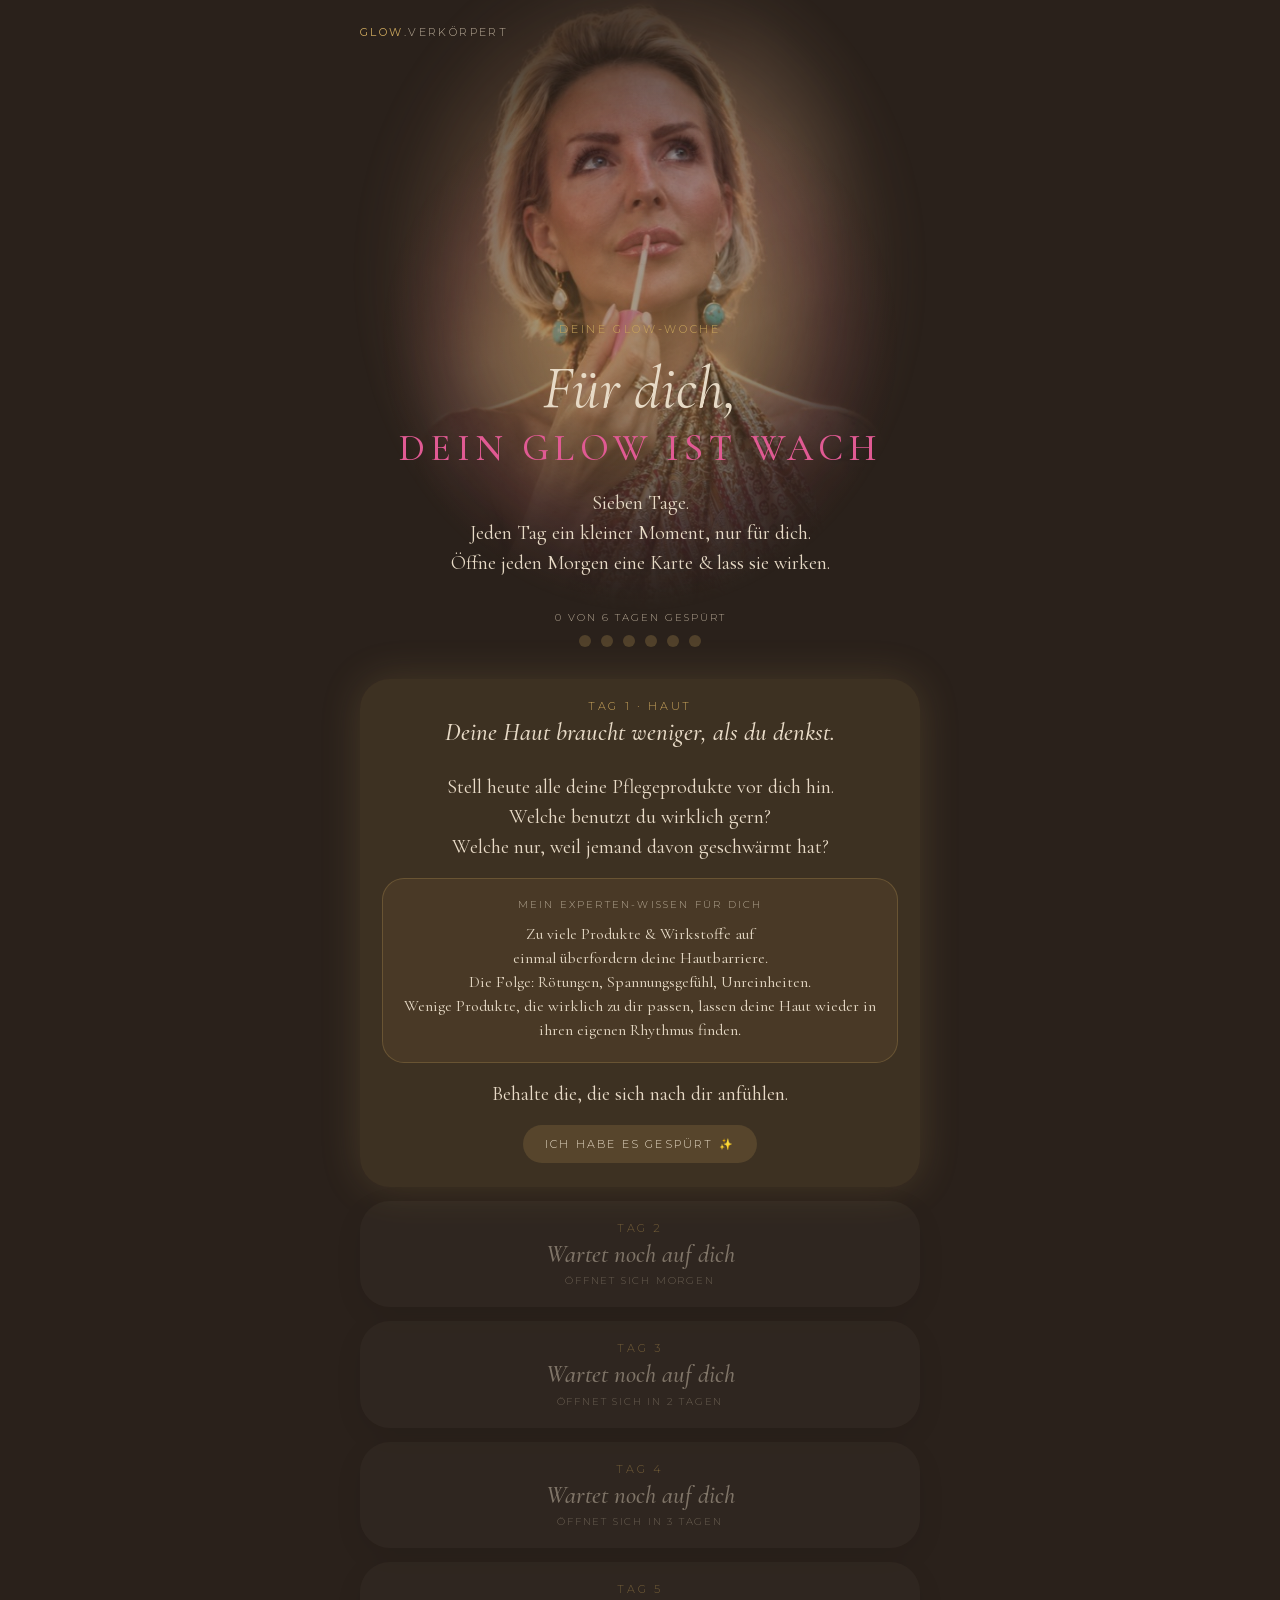
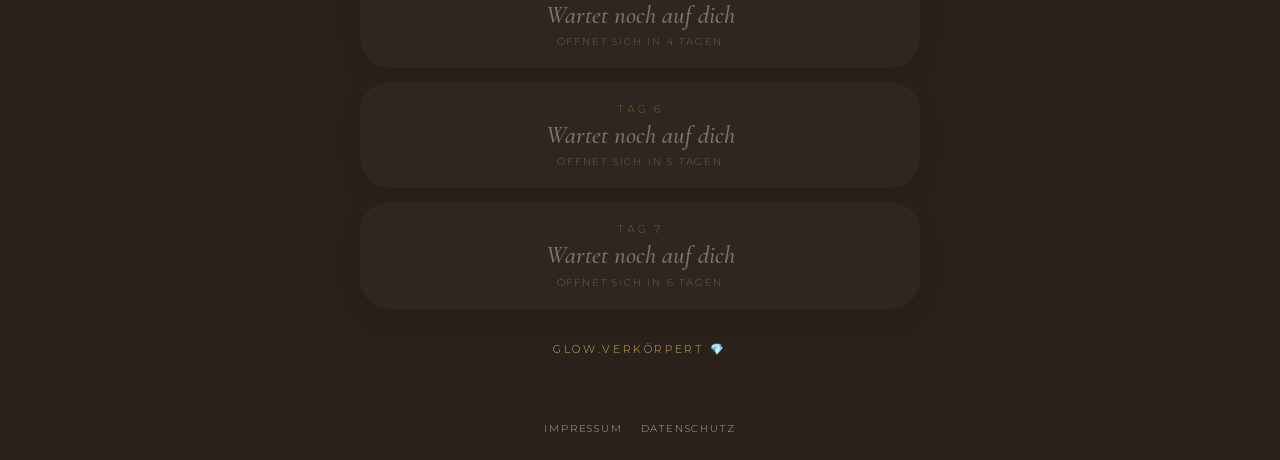
<file: glow-woche/wach.html>
<!doctype html>
<html lang="de">
<head>
<meta charset="utf-8">
<meta name="viewport" content="width=device-width, initial-scale=1, viewport-fit=cover">
<title>Deine Glow-Woche · GLOW.verkörpert</title>
<meta name="robots" content="noindex">
<link rel="stylesheet" href="../style.css">
<style>
.hintergrund{background-image:url("../patricia-lipgloss.jpg");opacity:.55}
.inhalt{position:relative;z-index:1;width:100%;max-width:560px;display:flex;flex-direction:column;align-items:center;gap:32px;padding-top:min(52vw,280px)}
.intro{display:flex;flex-direction:column;align-items:center;gap:18px}
.stand{display:flex;flex-direction:column;align-items:center;gap:10px;font-family:var(--sans);font-weight:300;font-size:10px;letter-spacing:.2em;text-transform:uppercase;color:var(--sand-leise)}
.perlen{display:flex;gap:10px}
.perlen span{width:12px;height:12px;border-radius:50%;background:rgba(201,165,92,.25);transition:background .5s,box-shadow .5s}
.perlen span.an{background:var(--gold);box-shadow:0 0 12px rgba(201,165,92,.6)}
.tage{display:flex;flex-direction:column;gap:14px;width:100%}
.tag{border-radius:30px;background:var(--flaeche);box-shadow:0 8px 30px rgba(0,0,0,.18);overflow:hidden;transition:background .3s,box-shadow .3s}
.tag.offen{background:rgba(201,165,92,.12);box-shadow:0 0 40px rgba(201,165,92,.18)}
.tag.zu{opacity:.45}
.tag-kopf{appearance:none;width:100%;background:none;border:0;cursor:pointer;color:var(--sand);display:flex;flex-direction:column;align-items:center;gap:4px;padding:20px 18px}
.tag.zu .tag-kopf{cursor:default}
.tag-kopf .titel{font-family:var(--serif);font-style:italic;font-weight:500;font-size:25px;line-height:1.25}
.tag-kopf .hinweis{font-family:var(--sans);font-weight:300;font-size:10px;letter-spacing:.18em;text-transform:uppercase;color:var(--sand-leise)}
.tag.gespuert .tag-kopf .etikett::after{content:" ✓"}
.tag-inhalt{display:flex;flex-direction:column;align-items:center;gap:16px;padding:0 22px 24px}
.saeule-name{font-family:var(--sans);font-weight:300;font-size:10px;letter-spacing:.22em;text-transform:uppercase;color:var(--sand-leise)}
.spueren{appearance:none;cursor:pointer;border:0;background:rgba(201,165,92,.18);color:var(--sand);border-radius:999px;padding:12px 22px;font-family:var(--sans);font-weight:300;font-size:11px;letter-spacing:.2em;text-transform:uppercase;transition:background .3s,color .3s,box-shadow .3s}
.leit{font-family:var(--serif);font-style:italic;font-size:24px;line-height:1.3;color:var(--gold)}
.wissen{display:flex;flex-direction:column;align-items:center;gap:10px;width:100%;padding:18px 18px 20px;border-radius:22px;background:rgba(201,165,92,.08);border:1px solid rgba(201,165,92,.25)}
.wissen p{font-size:16px}
.dezent{font-size:14px;line-height:1.6;color:var(--sand-leise);margin-top:6px;max-width:440px}
.journal{font-family:var(--serif);font-style:italic;font-size:30px;line-height:1.2;color:var(--gold);white-space:nowrap;text-shadow:0 0 24px rgba(201,165,92,.35);margin:2px 0}
.dezent a{color:var(--gold);text-decoration:none;border-bottom:1px solid rgba(201,165,92,.4);white-space:nowrap}
.spueren:hover,.spueren[aria-pressed="true"]{background:var(--gold);color:var(--espresso);box-shadow:0 0 30px rgba(201,165,92,.4)}
</style>
</head>
<body>
<div class="hintergrund" aria-hidden="true"></div>
<div class="licht" id="licht" aria-hidden="true"></div>
<main class="buehne">
  <div class="kopf"><span><b>GLOW</b>.VERKÖRPERT</span><span></span></div>
  <div class="inhalt">
    <section class="intro">
      <div class="etikett">Deine Glow-Woche</div>
      <h1><span id="anrede">Für dich,</span><span class="name">dein Glow ist wach</span></h1>
      <p>Sieben Tage.<br>Jeden Tag ein kleiner Moment, nur für dich.<br>Öffne jeden Morgen eine Karte &amp; lass sie wirken.</p>
    </section>
    <button class="hoeren" type="button" id="hoeren" hidden>
      <span class="play"><svg viewBox="0 0 24 24"><path id="play-icon" d="M6 4l14 8-14 8z"/></svg></span>
      <span><span class="titel">Eine Sprachnachricht von mir, nur für dich</span><span class="klein">Kopfhörer rein</span></span>
    </button>
    <div class="stand"><span id="stand-text"></span><div class="perlen" id="perlen"></div></div>
    <div class="tage" id="tage"></div>
    <div class="signatur">GLOW.verkörpert 💎</div>
  </div>
</main>
<nav class="fuss"><a href="../impressum.html">Impressum</a><a href="../datenschutz.html">Datenschutz</a></nav>
<script>
const TAGE=[
{
"titel": "Deine Haut braucht weniger, als du denkst.",
"saeule": "Haut",
"text": "Stell heute alle deine Pflegeprodukte vor dich hin. Welche benutzt du wirklich gern? Welche nur, weil jemand davon geschwärmt hat?",
"wissen": "Zu viele Produkte & Wirkstoffe auf einmal überfordern deine Hautbarriere. Die Folge: Rötungen, Spannungsgefühl, Unreinheiten. Wenige Produkte, die wirklich zu dir passen, lassen deine Haut wieder in ihren eigenen Rhythmus finden.",
"schluss": "Behalte die, die sich nach dir anfühlen."
},
{
"titel": "Dein Bauch weiß es zuerst.",
"saeule": "Bewusstsein",
"text": "Leg heute bei jeder Entscheidung kurz die Hand auf deinen Bauch. Was sagt er? Er weiß es meistens lange vor deinem Kopf."
},
{
"titel": "Heute ein Morgen ohne Input.",
"saeule": "Bewusstsein",
"text": "Kein Podcast, kein Scrollen, keine Meinung von außen. Nur du & deine Gedanken. Hör mal hin, was da ist."
},
{
"titel": "Hab ich da Lust drauf?",
"saeule": "Körper & Sinnlichkeit",
"text": "Frag dich das heute bei allem. Beim Essen, bei der Kleidung, bei deinem Abend. Deine Lust zeigt dir den Weg."
},
{
"titel": "Deine Haut erzählt dir alles.",
"saeule": "Haut",
"text": "Schau dir heute deine Haut in Ruhe an. Bei Tageslicht, ganz nah, ohne zu bewerten. Was erzählt sie dir?",
"wissen": "Deine Haut erneuert sich etwa alle vier bis sechs Wochen, ab 35 eher langsamer. Was du heute siehst, erzählt also von deinen letzten Wochen: von deinem Schlaf, deinem Stress, deinem Essen & deiner Pflege.",
"schluss": "Deine Haut zeigt, wie du mit dir umgehst."
},
{
"titel": "Wer steckt noch alles in dir?",
"saeule": "Körper & Sinnlichkeit",
"text": "Mach heute etwas zum ersten Mal. Ein Lippenstift in einer Farbe, die du dich nie getraut hast. Ein Weg, den du nicht kennst. Und dann spür, wer da gerade auftaucht."
},
{
"titel": "Bist du dir deines Seins bewusst?",
"saeule": "Bewusstsein & Verbindung",
"text": "7 Tage. 7 kleine Momente, nur für dich. Was hast du in dieser Woche gespürt? Was hat sich verändert – in deinem Blick, auf deiner Haut, in dir? Schreib mir. Ich will es wirklich wissen & lese jede Nachricht persönlich.",
"dezent": "Du spürst, dass diese 7 Tage erst der Anfang waren? Gerade entsteht:",
"journal": "The Glow Journal",
"dezentNach": "40 Tage mit kleinen Beauty-Ritualen, in deinem Tempo. Weil du bereits hier bist, erfährst du als Erste davon."
}
];
// Ziel für "persönliche Begleitung" – solange es keine eigene Seite gibt: Instagram-DM
const BEGLEITUNG_URL="https://ig.me/m/glow.mit.patricia";
const TYP="wach";
const $=id=>document.getElementById(id);
const lies=k=>{try{return localStorage.getItem(k)}catch(e){return null}};
const merk=(k,v)=>{try{localStorage.setItem(k,v)}catch(e){}};

const name=lies("glow_name");
if(name)$("anrede").textContent=`Liebe ${name},`;

// Die Woche beginnt beim ersten Öffnen. Jeden Tag öffnet sich eine Karte mehr.
let start=Number(lies("glowwoche_start_"+TYP));
if(!start){const h=new Date();h.setHours(0,0,0,0);start=h.getTime();merk("glowwoche_start_"+TYP,start)}
const heute=new Date();heute.setHours(0,0,0,0);
const offenBis=Math.min(7,Math.floor((heute.getTime()-start)/864e5)+1);

let gespuert=new Set();
try{JSON.parse(lies("glowwoche_gespuert_"+TYP)||"[]").forEach(i=>gespuert.add(i))}catch(e){}
const speichern=()=>merk("glowwoche_gespuert_"+TYP,JSON.stringify([...gespuert]));

function zeilen(el,txt){txt.split(/(?<=[.?!…])\s+|\n/).forEach((z,i)=>{if(i)el.appendChild(document.createElement("br"));el.appendChild(document.createTextNode(z))})}
function stand(){
  $("stand-text").textContent=`${gespuert.size} von 6 Tagen gespürt`;
  [...$("perlen").children].forEach((p,i)=>p.classList.toggle("an",i<gespuert.size));
  $("licht").style.setProperty("--glow",.6+gespuert.size*.09);
}
for(let i=0;i<6;i++)$("perlen").appendChild(document.createElement("span"));

TAGE.forEach((t,i)=>{
  const k=document.createElement("article");k.className="tag";
  const kopf=document.createElement("button");kopf.className="tag-kopf";kopf.type="button";
  kopf.innerHTML='<span class="etikett"></span><span class="titel"></span><span class="hinweis"></span>';
  kopf.querySelector(".etikett").textContent=i<offenBis?`Tag ${i+1} · ${t.saeule}`:`Tag ${i+1}`;
  if(i>=offenBis){
    k.classList.add("zu");kopf.disabled=true;
    const tage=i+1-offenBis;
    kopf.querySelector(".titel").textContent="Wartet noch auf dich";
    kopf.querySelector(".hinweis").textContent=tage===1?"öffnet sich morgen":`öffnet sich in ${tage} Tagen`;
    k.appendChild(kopf);$("tage").appendChild(k);return;
  }
  kopf.querySelector(".titel").textContent=t.titel;
  const inhalt=document.createElement("div");inhalt.className="tag-inhalt";inhalt.hidden=true;
  if(t.leit){const l=document.createElement("p");l.className="leit";l.textContent=t.leit;inhalt.appendChild(l)}
  const p=document.createElement("p");zeilen(p,t.text);inhalt.appendChild(p);
  if(t.wissen){
    const w=document.createElement("div");w.className="wissen";
    const wl=document.createElement("div");wl.className="saeule-name";wl.textContent="Mein Experten-Wissen für dich";
    const wp=document.createElement("p");zeilen(wp,t.wissen);
    w.append(wl,wp);inhalt.appendChild(w);
  }
  if(t.schluss){const sp=document.createElement("p");zeilen(sp,t.schluss);inhalt.appendChild(sp)}
  if(i===6){
    const a=document.createElement("a");a.className="knopf";a.href="https://ig.me/m/glow.mit.patricia";a.target="_blank";a.rel="noopener";a.textContent="Schreib mir 💌";
    inhalt.appendChild(a);
    const d=document.createElement("p");d.className="dezent";zeilen(d,t.dezent);
    if(t.dezentLink){const dl=document.createElement("a");dl.href=BEGLEITUNG_URL;dl.target="_blank";dl.rel="noopener";dl.textContent=t.dezentLink;d.append(" ",dl)}
    if(t.journal){inhalt.appendChild(d);const j=document.createElement("p");j.className="journal";j.textContent=t.journal;inhalt.appendChild(j);const d2=document.createElement("p");d2.className="dezent";zeilen(d2,t.dezentNach);inhalt.appendChild(d2)}
    if(!t.journal)inhalt.appendChild(d);
  }else{
    const b=document.createElement("button");b.className="spueren";b.type="button";
    const setz=()=>{const an=gespuert.has(i);b.setAttribute("aria-pressed",an);b.textContent=an?"Gespürt ✓":"Ich habe es gespürt ✨";k.classList.toggle("gespuert",an)};
    b.onclick=()=>{gespuert.has(i)?gespuert.delete(i):gespuert.add(i);setz();speichern();stand()};
    setz();inhalt.appendChild(b);
  }
  kopf.onclick=()=>{const auf=inhalt.hidden;inhalt.hidden=!auf;k.classList.toggle("offen",auf);kopf.setAttribute("aria-expanded",auf)};
  kopf.setAttribute("aria-expanded","false");
  k.append(kopf,inhalt);$("tage").appendChild(k);
  if(i===offenBis-1){inhalt.hidden=false;k.classList.add("offen");kopf.setAttribute("aria-expanded","true")}
});
// Sprachnachricht im Raum
const audio=new Audio(`../audio/${TYP}.m4a`);
audio.addEventListener("canplay",()=>{$("hoeren").hidden=false},{once:true});
audio.addEventListener("ended",()=>$("play-icon").setAttribute("d","M6 4l14 8-14 8z"));
audio.load();
$("hoeren").onclick=()=>{
  if(audio.paused){audio.play();$("play-icon").setAttribute("d","M6 4h4v16H6zM14 4h4v16h-4z")}
  else{audio.pause();$("play-icon").setAttribute("d","M6 4l14 8-14 8z")}
};
stand();
</script>
</body>
</html>
</file>
<file: style.css>
/* GLOW.verkörpert – gemeinsames Aussehen für Quiz, Glow-Woche & Rechtliches.
   Espresso-Bühne, Patricia weich im Hintergrund, goldenes Licht, keine harten Kanten. */
@import url("fonts/fonts.css");

:root{
  --espresso:#2A211B;
  --sand:#E7DAC6;
  --sand-leise:#B9AB97;
  --gold:#C9A55C;
  --beere:#E05A93;
  --flaeche:rgba(231,218,198,.07);
  --serif:"Cormorant Garamond",Garamond,"Times New Roman",serif;
  --sans:"Montserrat","Helvetica Neue",Arial,sans-serif;
  color-scheme:dark;
}
*{box-sizing:border-box}
html,body{margin:0;min-height:100%}
body{
  background:var(--espresso);color:var(--sand);
  font-family:var(--serif);font-size:20px;line-height:1.5;text-align:center;
  -webkit-font-smoothing:antialiased;overflow-x:hidden;
}
img{max-width:100%}
[hidden]{display:none!important}

/* Patricia im Hintergrund, weich aufgelöst */
.hintergrund{
  position:fixed;left:50%;top:0;z-index:0;pointer-events:none;
  width:min(100vw,640px);aspect-ratio:4/5;transform:translateX(-50%);
  background:url("patricia-lipgloss.jpg") center 12%/cover no-repeat;
  -webkit-mask-image:radial-gradient(ellipse 55% 52% at 50% 34%,#000 0%,#000 30%,rgba(0,0,0,.7) 46%,rgba(0,0,0,.35) 60%,rgba(0,0,0,.1) 72%,transparent 82%);
          mask-image:radial-gradient(ellipse 55% 52% at 50% 34%,#000 0%,#000 30%,rgba(0,0,0,.7) 46%,rgba(0,0,0,.35) 60%,rgba(0,0,0,.1) 72%,transparent 82%);
  transition:opacity 1.2s ease;
}
.hintergrund.leise{opacity:.28}
.licht{
  position:fixed;left:50%;top:38%;z-index:0;pointer-events:none;
  width:min(120vw,900px);aspect-ratio:1;
  transform:translate(-50%,-50%) scale(var(--glow,.55));
  background:radial-gradient(circle,rgba(201,165,92,.30) 0%,rgba(201,165,92,.12) 30%,rgba(176,48,106,.06) 50%,transparent 68%);
  transition:transform 1.4s cubic-bezier(.2,.7,.2,1);
  animation:atmen 7s ease-in-out infinite;
}
@keyframes atmen{0%,100%{opacity:.85}50%{opacity:1}}

.buehne{
  position:relative;z-index:1;min-height:100vh;
  display:flex;flex-direction:column;align-items:center;
  padding-left:max(16px,env(safe-area-inset-left,0px));
  padding-right:max(16px,env(safe-area-inset-right,0px));
  padding-block:24px 40px;
}
.kopf{
  font-family:var(--sans);font-weight:300;font-size:11px;letter-spacing:.22em;text-transform:uppercase;color:var(--sand-leise);
  display:flex;justify-content:space-between;width:100%;max-width:560px;
}
.kopf b{font-weight:400;color:var(--gold)}
.schritt{
  flex:1;display:flex;flex-direction:column;justify-content:center;align-items:center;gap:28px;
  width:100%;max-width:560px;padding-block:32px;animation:auf .7s ease both;
}
@keyframes auf{from{opacity:0;transform:translateY(12px)}to{opacity:1;transform:none}}

h1,h2{font-style:italic;font-weight:400;line-height:1.12;text-wrap:balance;margin:0}
h1{font-size:clamp(40px,10vw,60px)}
h2{font-size:clamp(28px,7vw,40px)}
em{font-style:italic;color:var(--beere)}
p{margin:0;text-wrap:balance}
.leise-text{color:var(--sand-leise)}
.name{font-style:normal;text-transform:uppercase;letter-spacing:.14em;font-weight:500;color:var(--beere);display:block;font-size:.62em;margin-top:6px}
.etikett{font-family:var(--sans);font-weight:300;font-size:11px;letter-spacing:.24em;text-transform:uppercase;color:var(--gold)}

.knopf{
  display:inline-block;appearance:none;border:0;cursor:pointer;text-decoration:none;
  background:var(--gold);color:var(--espresso);
  font-family:var(--sans);font-weight:400;font-size:12px;letter-spacing:.22em;text-transform:uppercase;
  padding:18px 34px;border-radius:999px;box-shadow:0 0 36px rgba(201,165,92,.35);
  transition:background .3s,box-shadow .3s;
}
.knopf:hover{background:rgba(201,165,92,.85);box-shadow:0 0 50px rgba(201,165,92,.5)}
:focus-visible{outline:2px solid var(--beere);outline-offset:3px}

.trenner{width:120px;height:1px;border:0;margin:6px 0;background:linear-gradient(90deg,transparent,var(--gold),transparent)}
.signatur{font-family:var(--sans);font-weight:300;font-size:11px;letter-spacing:.24em;text-transform:uppercase;color:var(--gold)}

.fuss{
  position:relative;z-index:1;display:flex;gap:18px;justify-content:center;
  padding:24px 16px calc(24px + env(safe-area-inset-bottom,0px));
  font-family:var(--sans);font-weight:300;font-size:10px;letter-spacing:.18em;text-transform:uppercase;
}
.fuss a{color:var(--sand-leise);text-decoration:none}
.fuss a:hover{color:var(--gold)}

@media (prefers-reduced-motion:reduce){
  .licht{animation:none;transition:none}
  .schritt{animation:none}
}

/* Sprachnachricht-Button (Quiz-Ergebnis & Glow-Woche) */
.hoeren{display:flex;align-items:center;gap:18px;width:100%;appearance:none;cursor:pointer;text-align:left;border:0;background:rgba(201,165,92,.12);border-radius:32px;padding:18px 20px;color:var(--sand);font-family:var(--serif);box-shadow:0 0 40px rgba(201,165,92,.15)}
.hoeren .play{flex:none;width:54px;height:54px;border-radius:50%;background:var(--gold);display:grid;place-items:center;box-shadow:0 0 30px rgba(201,165,92,.35)}
.hoeren .play svg{width:18px;height:18px;margin-left:3px;fill:var(--espresso)}
.hoeren .titel{font-size:22px;line-height:1.2;font-style:italic}
.hoeren .klein{display:block;font-family:var(--sans);font-weight:300;font-size:10px;letter-spacing:.2em;text-transform:uppercase;color:var(--sand-leise);margin-top:4px}
</file>
